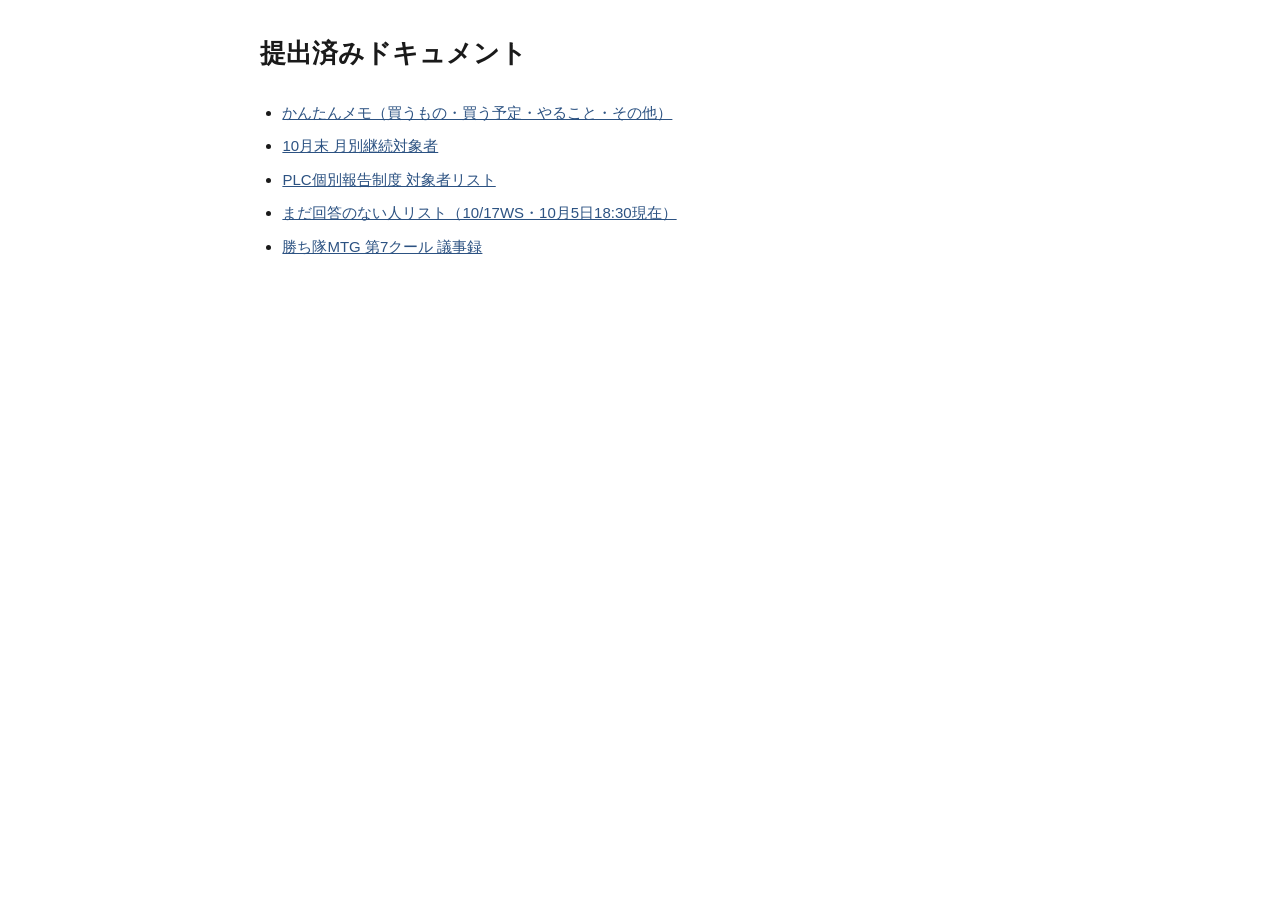
<file: index.html>
<!DOCTYPE html>
<html lang="ja">
<head>
  <meta charset="UTF-8">
  <meta name="viewport" content="width=device-width, initial-scale=1.0">
  <title>提出済みドキュメント</title>
  <style>
    body {
      margin: 0;
      padding: 2rem 1rem;
      font-family: "Hiragino Sans", "Hiragino Kaku Gothic ProN", "Yu Gothic", Meiryo, sans-serif;
      font-size: 15px;
      line-height: 1.7;
      color: #1a1a1a;
      background: #fff;
    }
    .container {
      max-width: 760px;
      margin: 0 auto;
    }
    h1 {
      font-size: 1.6rem;
      margin: 0 0 1.5rem;
    }
    ul {
      padding-left: 1.4rem;
    }
    li {
      margin: 0.5rem 0;
    }
    a {
      color: #2c5282;
    }
  </style>
</head>
<body>
  <div class="container">
    <h1>提出済みドキュメント</h1>
    <ul>
      <li><a href="memo-app/">かんたんメモ（買うもの・買う予定・やること・その他）</a></li>
      <li><a href="提出済み/月別継続対象者.html">10月末 月別継続対象者</a></li>
      <li><a href="提出済み/PLC個別報告制度_対象者リスト.html">PLC個別報告制度 対象者リスト</a></li>
      <li><a href="提出済み/まだ回答のない人リスト_1017WS.html">まだ回答のない人リスト（10/17WS・10月5日18:30現在）</a></li>
      <li><a href="提出済み/勝ち隊MTG_第7クール/">勝ち隊MTG 第7クール 議事録</a></li>
    </ul>
  </div>
</body>
</html>
</file>
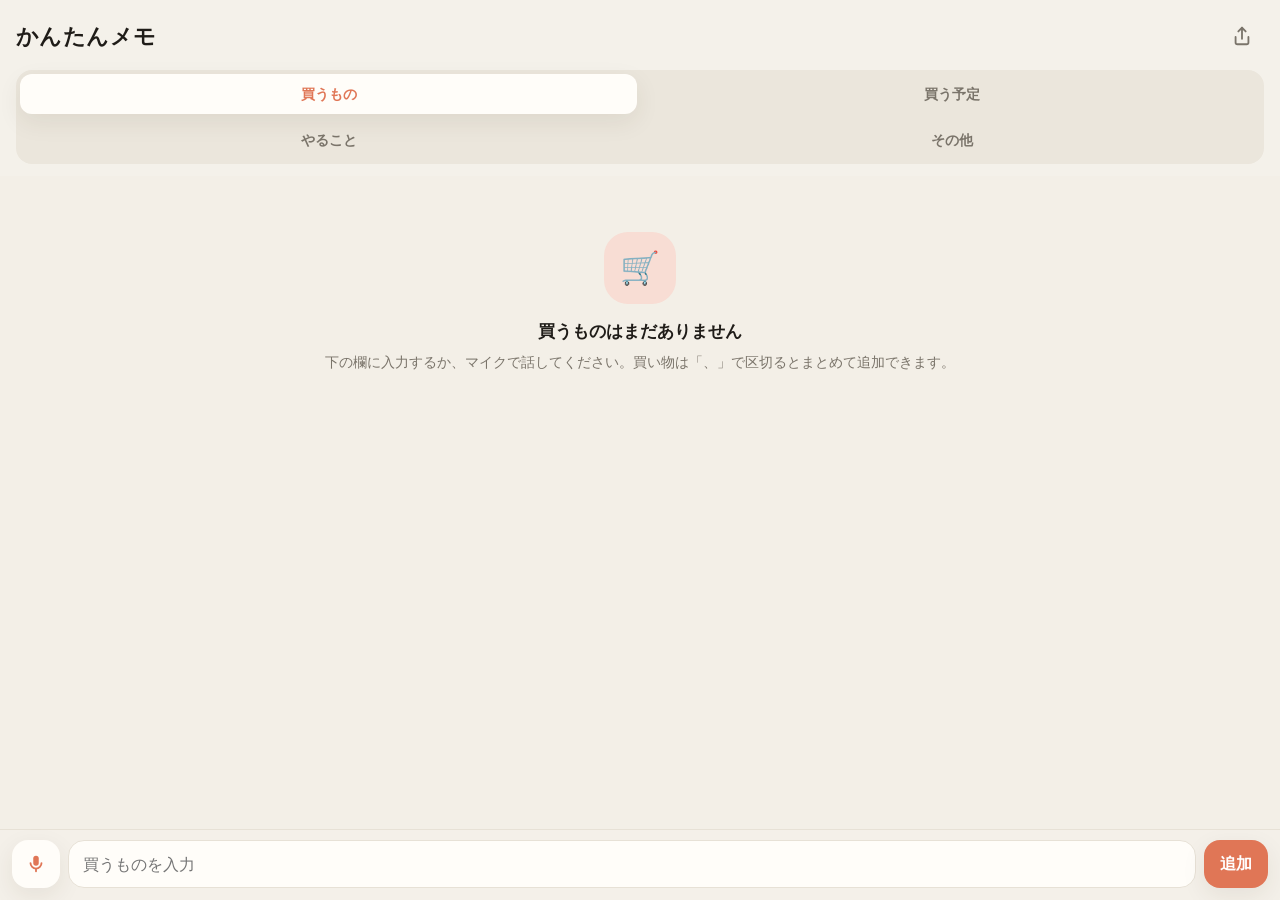
<file: memo-app/index.html>
<!DOCTYPE html>
<html lang="ja">
<head>
  <meta charset="UTF-8">
  <meta name="viewport" content="width=device-width, initial-scale=1, viewport-fit=cover">
  <meta name="theme-color" content="#E07656">
  <meta name="apple-mobile-web-app-capable" content="yes">
  <meta name="apple-mobile-web-app-status-bar-style" content="default">
  <meta name="apple-mobile-web-app-title" content="メモ">
  <meta name="description" content="買うもの・買う予定・やること・その他を、音声または文字でメモするアプリ">
  <title>かんたんメモ</title>
  <link rel="manifest" href="./manifest.json">
  <link rel="apple-touch-icon" href="./icons/apple-touch-icon.png">
  <link rel="icon" type="image/png" href="./icons/icon-192.png">
  <link rel="stylesheet" href="./styles.css">
</head>
<body>
  <div class="app" id="app" data-tab="shopping">
    <header class="header">
      <div class="header-top">
        <h1>かんたんメモ</h1>
        <button type="button" class="icon-btn" id="installHintBtn" aria-label="ホーム画面への追加方法" title="ホーム画面に追加">
          <svg viewBox="0 0 24 24" aria-hidden="true">
            <path d="M12 3v12" fill="none" stroke="currentColor" stroke-width="2" stroke-linecap="round"/>
            <path d="M8 7l4-4 4 4" fill="none" stroke="currentColor" stroke-width="2" stroke-linecap="round" stroke-linejoin="round"/>
            <path d="M5 13v6a2 2 0 0 0 2 2h10a2 2 0 0 0 2-2v-6" fill="none" stroke="currentColor" stroke-width="2" stroke-linecap="round"/>
          </svg>
        </button>
      </div>
      <nav class="tabs" role="tablist" aria-label="メモの種類">
        <button type="button" class="tab is-active" role="tab" aria-selected="true" data-tab="shopping">買うもの</button>
        <button type="button" class="tab" role="tab" aria-selected="false" data-tab="planned">買う予定</button>
        <button type="button" class="tab" role="tab" aria-selected="false" data-tab="todo">やること</button>
        <button type="button" class="tab" role="tab" aria-selected="false" data-tab="other">その他</button>
      </nav>
    </header>

    <main class="main" id="list" aria-live="polite"></main>

    <footer class="composer">
      <div class="remind-bar" id="remindBar" hidden>
        <button type="button" class="remind-chip" id="remindChip">
          <span class="remind-chip-icon" aria-hidden="true">🔔</span>
          <span id="remindChipLabel">リマインドを付ける</span>
        </button>
        <button type="button" class="remind-clear" id="remindClear" hidden aria-label="リマインドをやめる">×</button>
      </div>
      <div class="planned-bar" id="plannedBar" hidden>
        <div class="when-row" id="whenRow">
          <button type="button" class="when-btn" data-when="asap">なる早</button>
          <button type="button" class="when-btn is-on" data-when="someday">いつか</button>
          <button type="button" class="when-btn" data-when="date">日付</button>
        </div>
        <input id="plannedDate" type="date" form="addForm" hidden>
        <label class="amount-field" for="amountInput">
          <span aria-hidden="true">¥</span>
          <input id="amountInput" form="addForm" type="text" inputmode="numeric" enterkeyhint="done" autocomplete="off" maxlength="12" placeholder="金額">
        </label>
      </div>
      <form class="input-row" id="addForm">
        <button type="button" class="mic-btn" id="micBtn" aria-label="音声で入力">
          <svg viewBox="0 0 24 24" aria-hidden="true">
            <rect x="9" y="3" width="6" height="11" rx="3" fill="currentColor"/>
            <path d="M6 11a6 6 0 0 0 12 0" fill="none" stroke="currentColor" stroke-width="2" stroke-linecap="round"/>
            <path d="M12 17v3" fill="none" stroke="currentColor" stroke-width="2" stroke-linecap="round"/>
          </svg>
        </button>
        <input
          id="textInput"
          type="text"
          enterkeyhint="done"
          autocomplete="off"
          autocapitalize="off"
          maxlength="200"
          placeholder="メモを入力"
        >
        <button type="submit" class="add-btn" id="addBtn">追加</button>
      </form>
    </footer>
  </div>

  <div class="overlay" id="listenOverlay" hidden>
    <div class="listen-card">
      <div class="listen-pulse" aria-hidden="true"></div>
      <p class="listen-title">聞いています…</p>
      <p class="listen-text" id="listenText">話してください</p>
      <button type="button" class="ghost-btn" id="listenCancel">キャンセル</button>
    </div>
  </div>

  <div class="overlay" id="sheetOverlay" hidden>
    <div class="sheet" role="dialog" aria-labelledby="sheetTitle">
      <h2 id="sheetTitle">リマインド</h2>
      <p class="sheet-item" id="sheetItemText"></p>
      <div class="quick-row">
        <button type="button" class="quick-btn" data-quick="1h">1時間後</button>
        <button type="button" class="quick-btn" data-quick="tonight">今夜 20:00</button>
        <button type="button" class="quick-btn" data-quick="tomorrow">明日 9:00</button>
      </div>
      <label class="dt-label" for="sheetDateTime">日時を指定</label>
      <input id="sheetDateTime" type="datetime-local">
      <div class="sheet-actions">
        <button type="button" class="ghost-btn" id="sheetRemove">解除</button>
        <button type="button" class="ghost-btn" id="sheetCancel">閉じる</button>
        <button type="button" class="primary-btn" id="sheetSave">設定</button>
      </div>
    </div>
  </div>

  <div class="overlay" id="plannedOverlay" hidden>
    <div class="sheet" role="dialog" aria-labelledby="plannedSheetTitle">
      <h2 id="plannedSheetTitle">買う予定を編集</h2>
      <p class="sheet-item" id="plannedItemText"></p>
      <p class="dt-label">金額</p>
      <label class="amount-field" for="plannedEditAmount">
        <span aria-hidden="true">¥</span>
        <input id="plannedEditAmount" type="text" inputmode="numeric" enterkeyhint="done" autocomplete="off" maxlength="12" placeholder="金額">
      </label>
      <p class="dt-label">いつごろ買うか</p>
      <div class="when-row" id="plannedEditWhen">
        <button type="button" class="when-btn" data-when="asap">なる早</button>
        <button type="button" class="when-btn" data-when="someday">いつか</button>
        <button type="button" class="when-btn" data-when="date">日付</button>
      </div>
      <input id="plannedEditDate" type="date">
      <div class="sheet-actions">
        <button type="button" class="ghost-btn" id="plannedEditCancel">閉じる</button>
        <button type="button" class="primary-btn" id="plannedEditSave">保存</button>
      </div>
    </div>
  </div>

  <div class="overlay" id="installOverlay" hidden>
    <div class="sheet" role="dialog" aria-labelledby="installTitle">
      <h2 id="installTitle">ホーム画面に追加</h2>
      <p class="install-lead">スマホのアプリのように使えます。やることの通知も届きやすくなります。</p>
      <ol class="install-steps">
        <li><strong>iPhone</strong>：Safari の共有ボタン → 「ホーム画面に追加」</li>
        <li><strong>Android</strong>：Chrome のメニュー → 「ホーム画面に追加」</li>
      </ol>
      <div class="sheet-actions">
        <button type="button" class="primary-btn" id="installClose">わかった</button>
      </div>
    </div>
  </div>

  <div class="toast" id="toast" hidden></div>
  <script src="./app.js"></script>
</body>
</html>
</file>
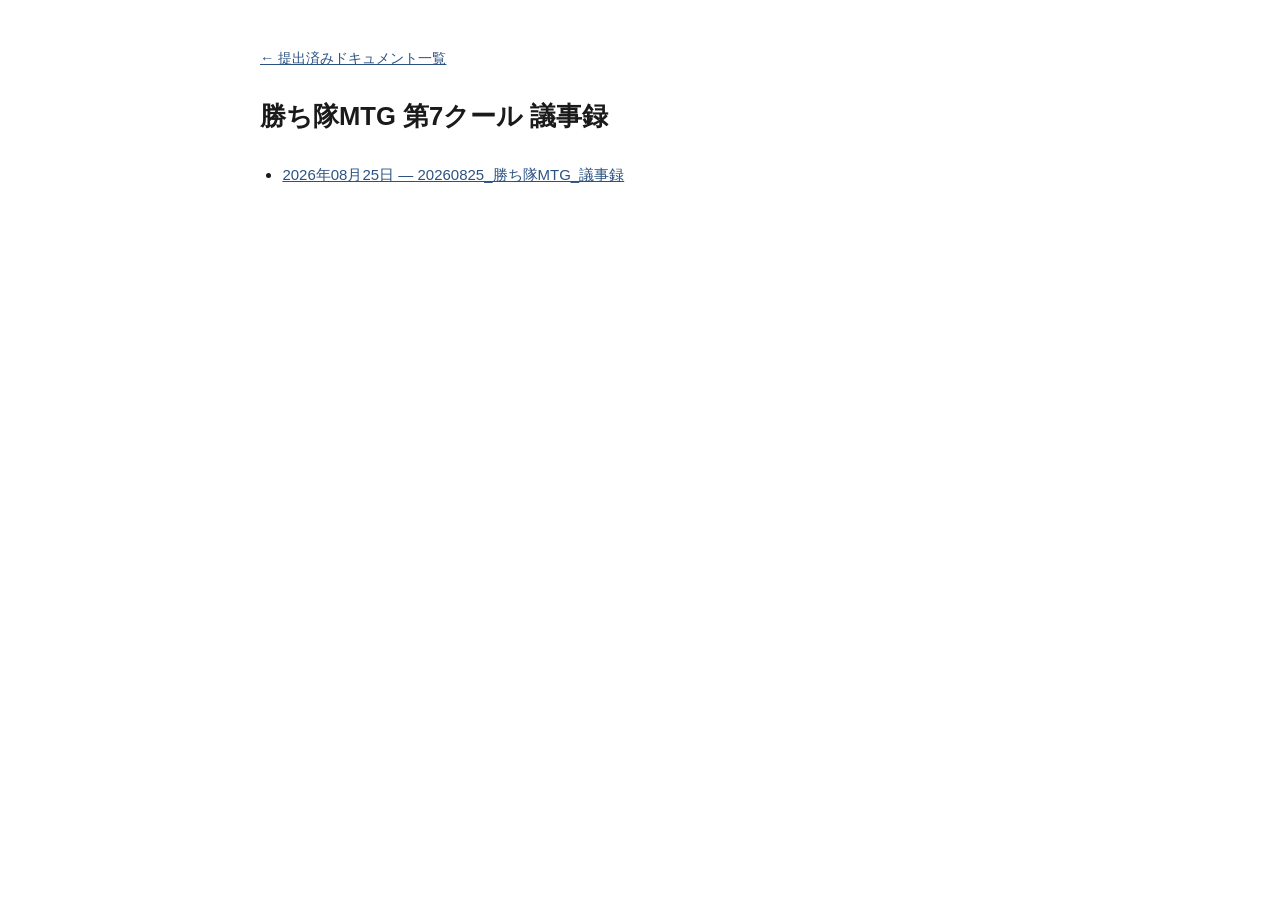
<file: 提出済み/勝ち隊MTG_第7クール/index.html>
<!DOCTYPE html>
<html lang="ja">
<head>
  <meta charset="UTF-8">
  <meta name="viewport" content="width=device-width, initial-scale=1.0">
  <meta name="robots" content="noindex, nofollow">
  <title>勝ち隊MTG 第7クール 議事録</title>
  <style>
    body {
      margin: 0;
      padding: 2rem 1rem;
      font-family: "Hiragino Sans", "Hiragino Kaku Gothic ProN", "Yu Gothic", Meiryo, sans-serif;
      font-size: 15px;
      line-height: 1.7;
      color: #1a1a1a;
      background: #fff;
    }
    .container {
      max-width: 760px;
      margin: 0 auto;
    }
    h1 {
      font-size: 1.6rem;
      margin: 0 0 1.5rem;
    }
    ul {
      padding-left: 1.4rem;
    }
    li {
      margin: 0.5rem 0;
    }
    a {
      color: #2c5282;
    }
    .back {
      margin-bottom: 1.5rem;
      font-size: 0.9rem;
    }
  </style>
</head>
<body>
  <div class="container">
    <p class="back"><a href="../../index.html">← 提出済みドキュメント一覧</a></p>
    <h1>勝ち隊MTG 第7クール 議事録</h1>
    <ul>
      <li><a href="20260825.html">2026年08月25日 — 20260825_勝ち隊MTG_議事録</a></li>
    </ul>
  </div>
</body>
</html>
</file>
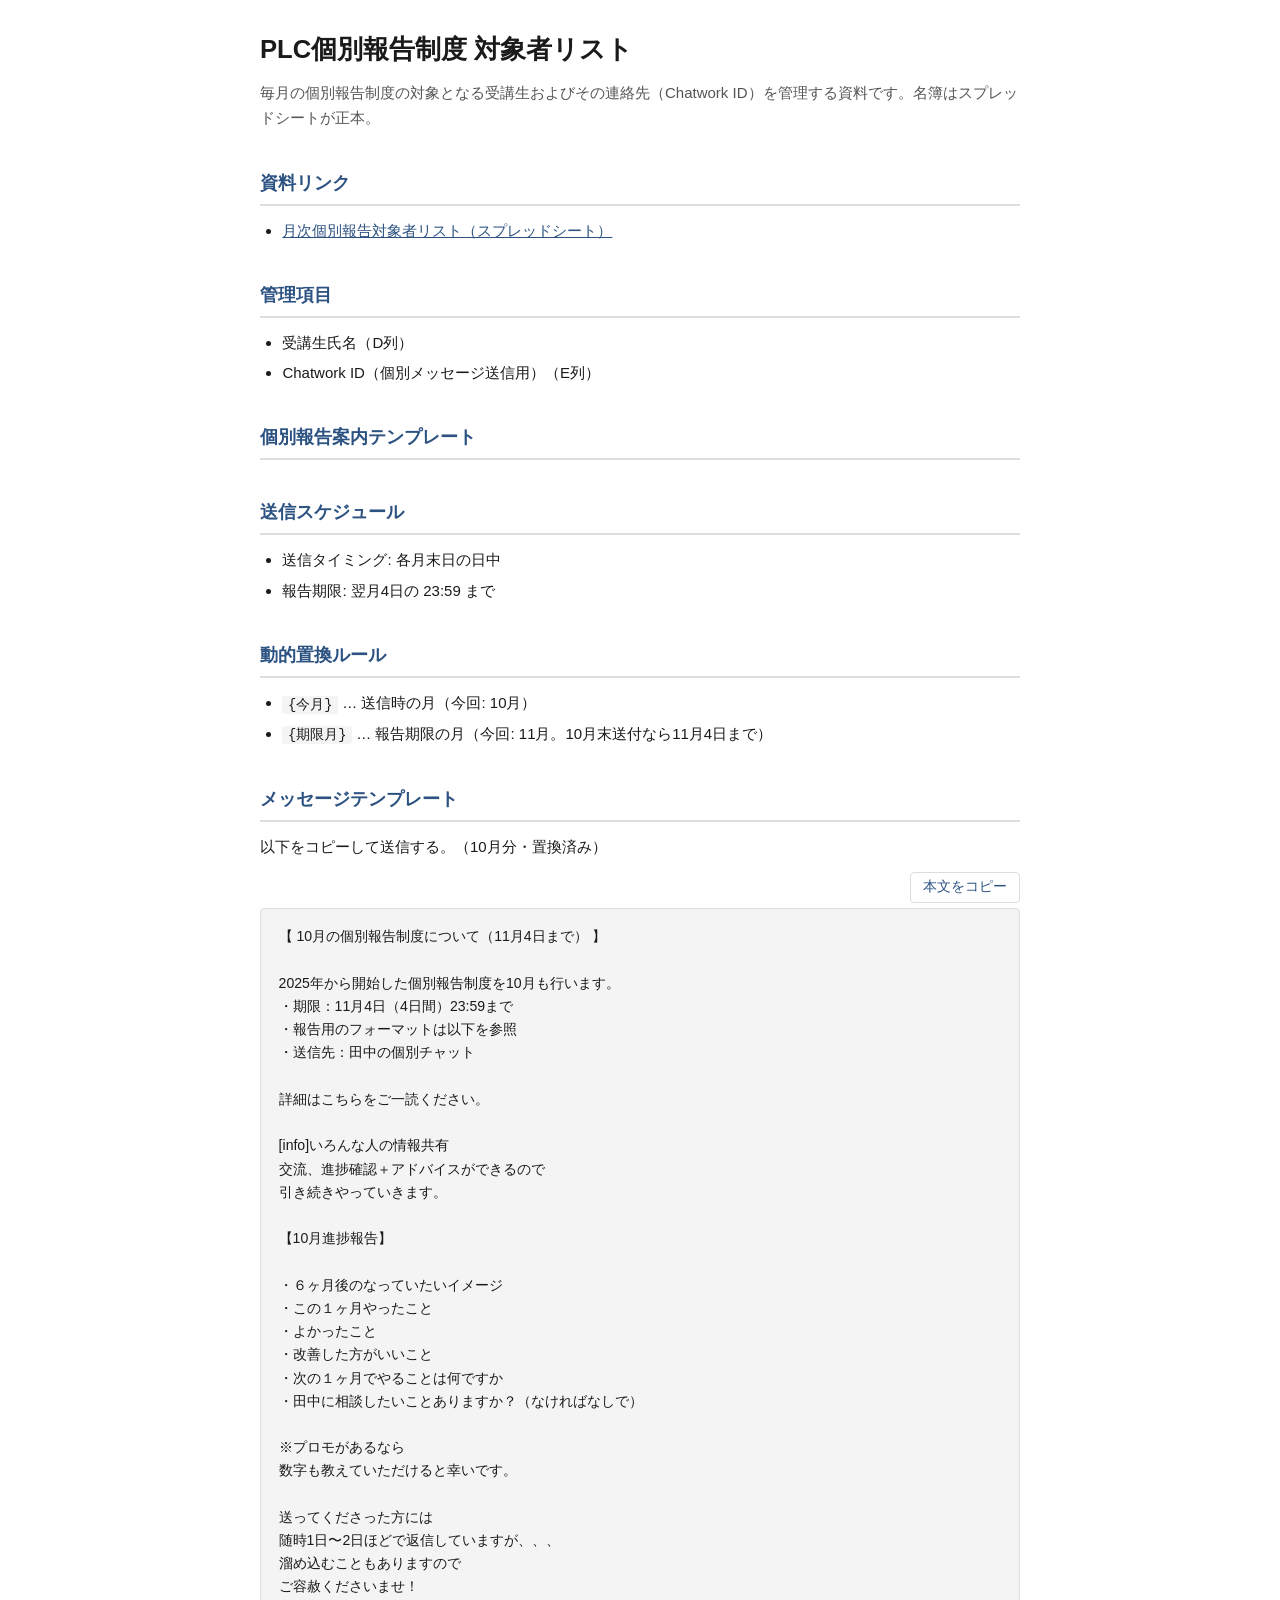
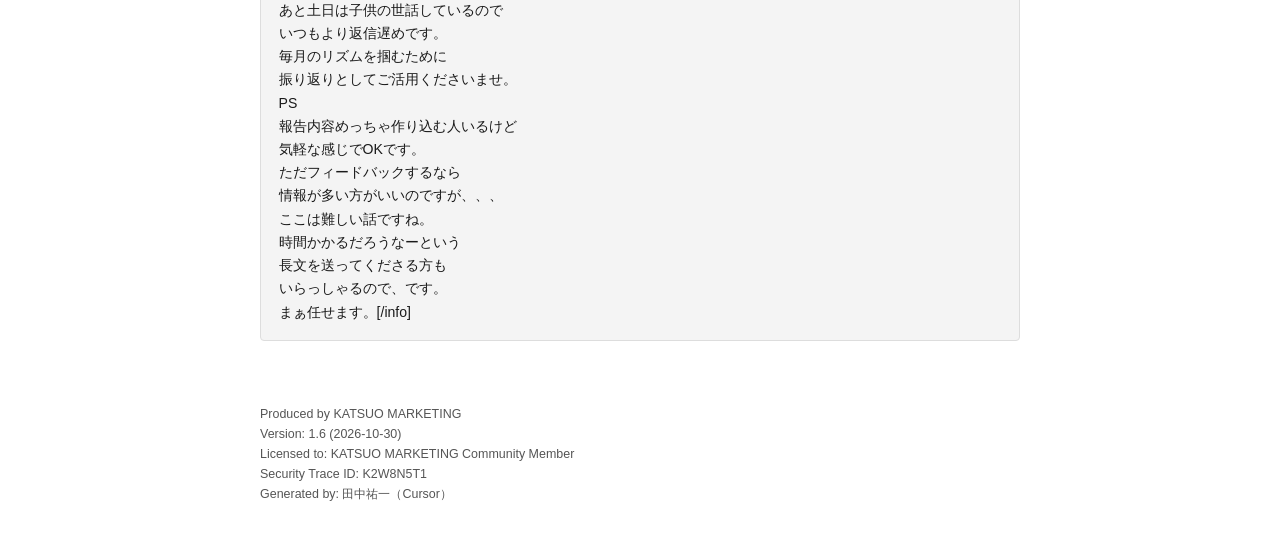
<file: 提出済み/PLC個別報告制度_対象者リスト.html>
<!DOCTYPE html>
<html lang="ja">
<head>
  <meta charset="UTF-8">
  <meta name="viewport" content="width=device-width, initial-scale=1.0">
  <meta name="robots" content="noindex, nofollow">
  <title>PLC個別報告制度 対象者リスト</title>
  <style>
    :root {
      --text: #1a1a1a;
      --muted: #555;
      --border: #ddd;
      --bg: #fafafa;
      --accent: #2c5282;
      --accent-hover: #1a365d;
      --code-bg: #f4f4f4;
    }

    * { box-sizing: border-box; }

    body {
      margin: 0;
      padding: 2rem 1rem 3rem;
      font-family: "Hiragino Sans", "Hiragino Kaku Gothic ProN", "Yu Gothic", Meiryo, sans-serif;
      font-size: 15px;
      line-height: 1.7;
      color: var(--text);
      background: #fff;
    }

    .container {
      max-width: 760px;
      margin: 0 auto;
    }

    h1 {
      font-size: 1.6rem;
      margin: 0 0 0.75rem;
      line-height: 1.4;
    }

    h2 {
      font-size: 1.15rem;
      margin: 2.25rem 0 0.75rem;
      padding-bottom: 0.35rem;
      border-bottom: 2px solid var(--border);
      color: var(--accent);
    }

    p { margin: 0.5rem 0; }

    ul {
      margin: 0.5rem 0;
      padding-left: 1.4rem;
    }

    li { margin: 0.25rem 0; }

    a { color: var(--accent); }

    code {
      background: var(--code-bg);
      padding: 0.1rem 0.35rem;
      border-radius: 3px;
      font-size: 0.92em;
    }

    .lead {
      color: var(--muted);
      margin-bottom: 1.5rem;
    }

    .schedule-list li {
      margin: 0.35rem 0;
    }

    .template-wrap {
      margin: 0.75rem 0 1rem;
    }

    .template-toolbar {
      display: flex;
      justify-content: flex-end;
      margin-bottom: 0.35rem;
    }

    .copy-btn {
      appearance: none;
      border: 1px solid var(--border);
      background: #fff;
      color: var(--accent);
      font-size: 0.85rem;
      padding: 0.35rem 0.75rem;
      border-radius: 4px;
      cursor: pointer;
    }

    .copy-btn:hover {
      border-color: var(--accent);
      color: var(--accent-hover);
    }

    .copy-btn.copied {
      color: #276749;
      border-color: #9ae6b4;
      background: #f0fff4;
    }

    .template-block {
      background: var(--code-bg);
      border: 1px solid var(--border);
      border-radius: 4px;
      padding: 1rem 1.1rem;
      font-size: 0.88rem;
      line-height: 1.65;
      white-space: pre-wrap;
      word-break: break-word;
      overflow-x: auto;
    }

    .meta {
      margin-top: 3rem;
      padding-top: 1rem;
      font-size: 0.78rem;
      color: var(--muted);
      line-height: 1.6;
    }

    @media (max-width: 600px) {
      body { padding: 1.25rem 0.75rem 2rem; }
    }
  </style>
</head>
<body>
  <div class="container">
    <h1>PLC個別報告制度 対象者リスト</h1>
    <p class="lead">毎月の個別報告制度の対象となる受講生およびその連絡先（Chatwork ID）を管理する資料です。名簿はスプレッドシートが正本。</p>

    <h2>資料リンク</h2>
    <ul>
      <li><a href="https://docs.google.com/spreadsheets/d/1lRs3UuAnHOMv3fajl1opc0XC3Fh9GloGrffMXin7wsU/edit?gid=1491181064#gid=1491181064" target="_blank" rel="noopener">月次個別報告対象者リスト（スプレッドシート）</a></li>
    </ul>

    <h2>管理項目</h2>
    <ul>
      <li>受講生氏名（D列）</li>
      <li>Chatwork ID（個別メッセージ送信用）（E列）</li>
    </ul>

    <h2>個別報告案内テンプレート</h2>

    <h2>送信スケジュール</h2>
    <ul class="schedule-list">
      <li>送信タイミング: 各月末日の日中</li>
      <li>報告期限: 翌月4日の 23:59 まで</li>
    </ul>

    <h2>動的置換ルール</h2>
    <ul>
      <li><code>{今月}</code> … 送信時の月（今回: 10月）</li>
      <li><code>{期限月}</code> … 報告期限の月（今回: 11月。10月末送付なら11月4日まで）</li>
    </ul>

    <h2>メッセージテンプレート</h2>
    <p>以下をコピーして送信する。（10月分・置換済み）</p>
    <div class="template-wrap">
      <div class="template-toolbar">
        <button type="button" class="copy-btn" data-copy-target="template-message">本文をコピー</button>
      </div>
      <div class="template-block" id="template-message">【 10月の個別報告制度について（11月4日まで） 】

2025年から開始した個別報告制度を10月も行います。
・期限：11月4日（4日間）23:59まで
・報告用のフォーマットは以下を参照
・送信先：田中の個別チャット

詳細はこちらをご一読ください。

[info]いろんな人の情報共有
交流、進捗確認＋アドバイスができるので
引き続きやっていきます。

【10月進捗報告】

・６ヶ月後のなっていたいイメージ
・この１ヶ月やったこと
・よかったこと
・改善した方がいいこと
・次の１ヶ月でやることは何ですか
・田中に相談したいことありますか？（なければなしで）

※プロモがあるなら
数字も教えていただけると幸いです。

送ってくださった方には
随時1日〜2日ほどで返信していますが、、、
溜め込むこともありますので
ご容赦くださいませ！
あと土日は子供の世話しているので
いつもより返信遅めです。
毎月のリズムを掴むために
振り返りとしてご活用くださいませ。
PS
報告内容めっちゃ作り込む人いるけど
気軽な感じでOKです。
ただフィードバックするなら
情報が多い方がいいのですが、、、
ここは難しい話ですね。
時間かかるだろうなーという
長文を送ってくださる方も
いらっしゃるので、です。
まぁ任せます。[/info]</div>
    </div>

    <div class="meta">
      Produced by KATSUO MARKETING<br>
      Version: 1.6 (2026-10-30)<br>
      Licensed to: KATSUO MARKETING Community Member<br>
      Security Trace ID: K2W8N5T1<br>
      Generated by: 田中祐一（Cursor）
    </div>
  </div>

  <script>
    document.querySelectorAll('.copy-btn').forEach(function (btn) {
      btn.addEventListener('click', async function () {
        var targetId = btn.getAttribute('data-copy-target');
        var el = document.getElementById(targetId);
        if (!el) return;

        var text = el.textContent;
        try {
          await navigator.clipboard.writeText(text);
          var original = btn.textContent;
          btn.textContent = 'コピーしました';
          btn.classList.add('copied');
          setTimeout(function () {
            btn.textContent = original;
            btn.classList.remove('copied');
          }, 1800);
        } catch (err) {
          window.prompt('コピーできない場合は手動で選択してください', text);
        }
      });
    });
  </script>
</body>
</html>
</file>
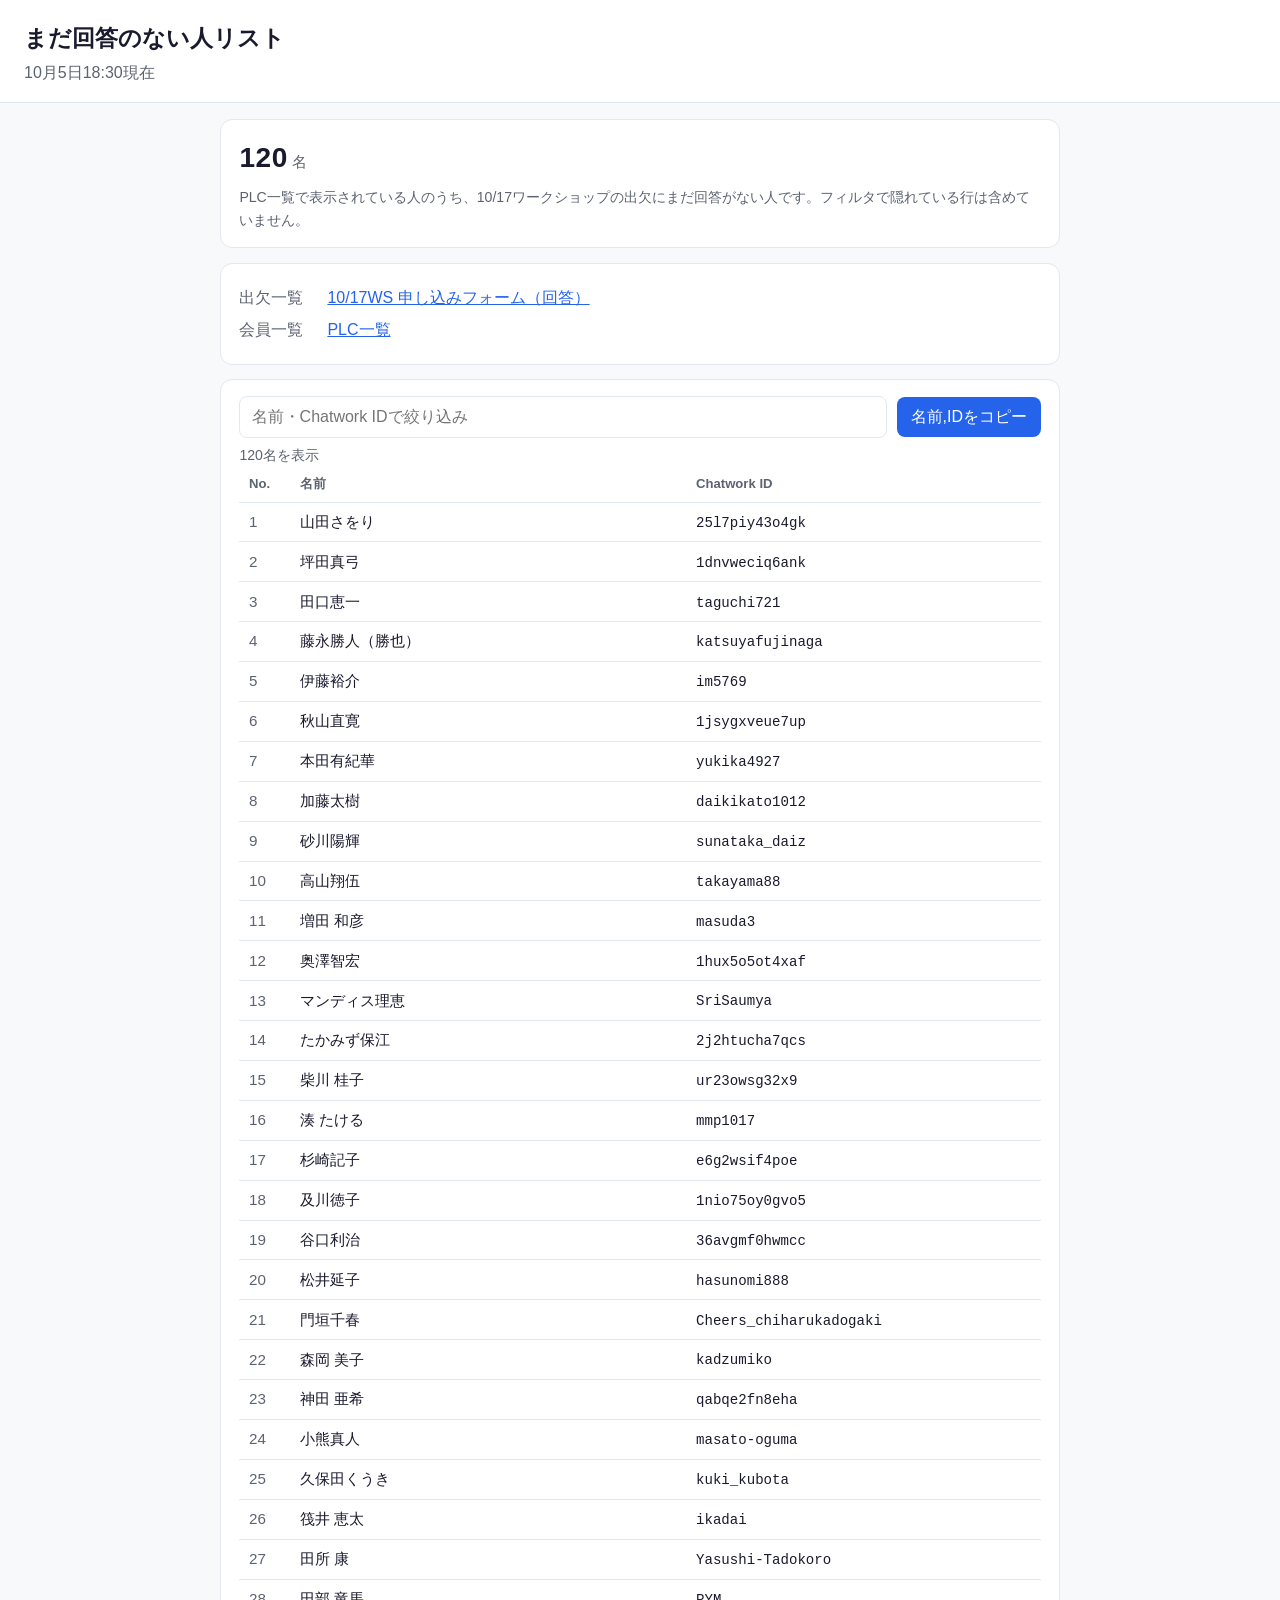
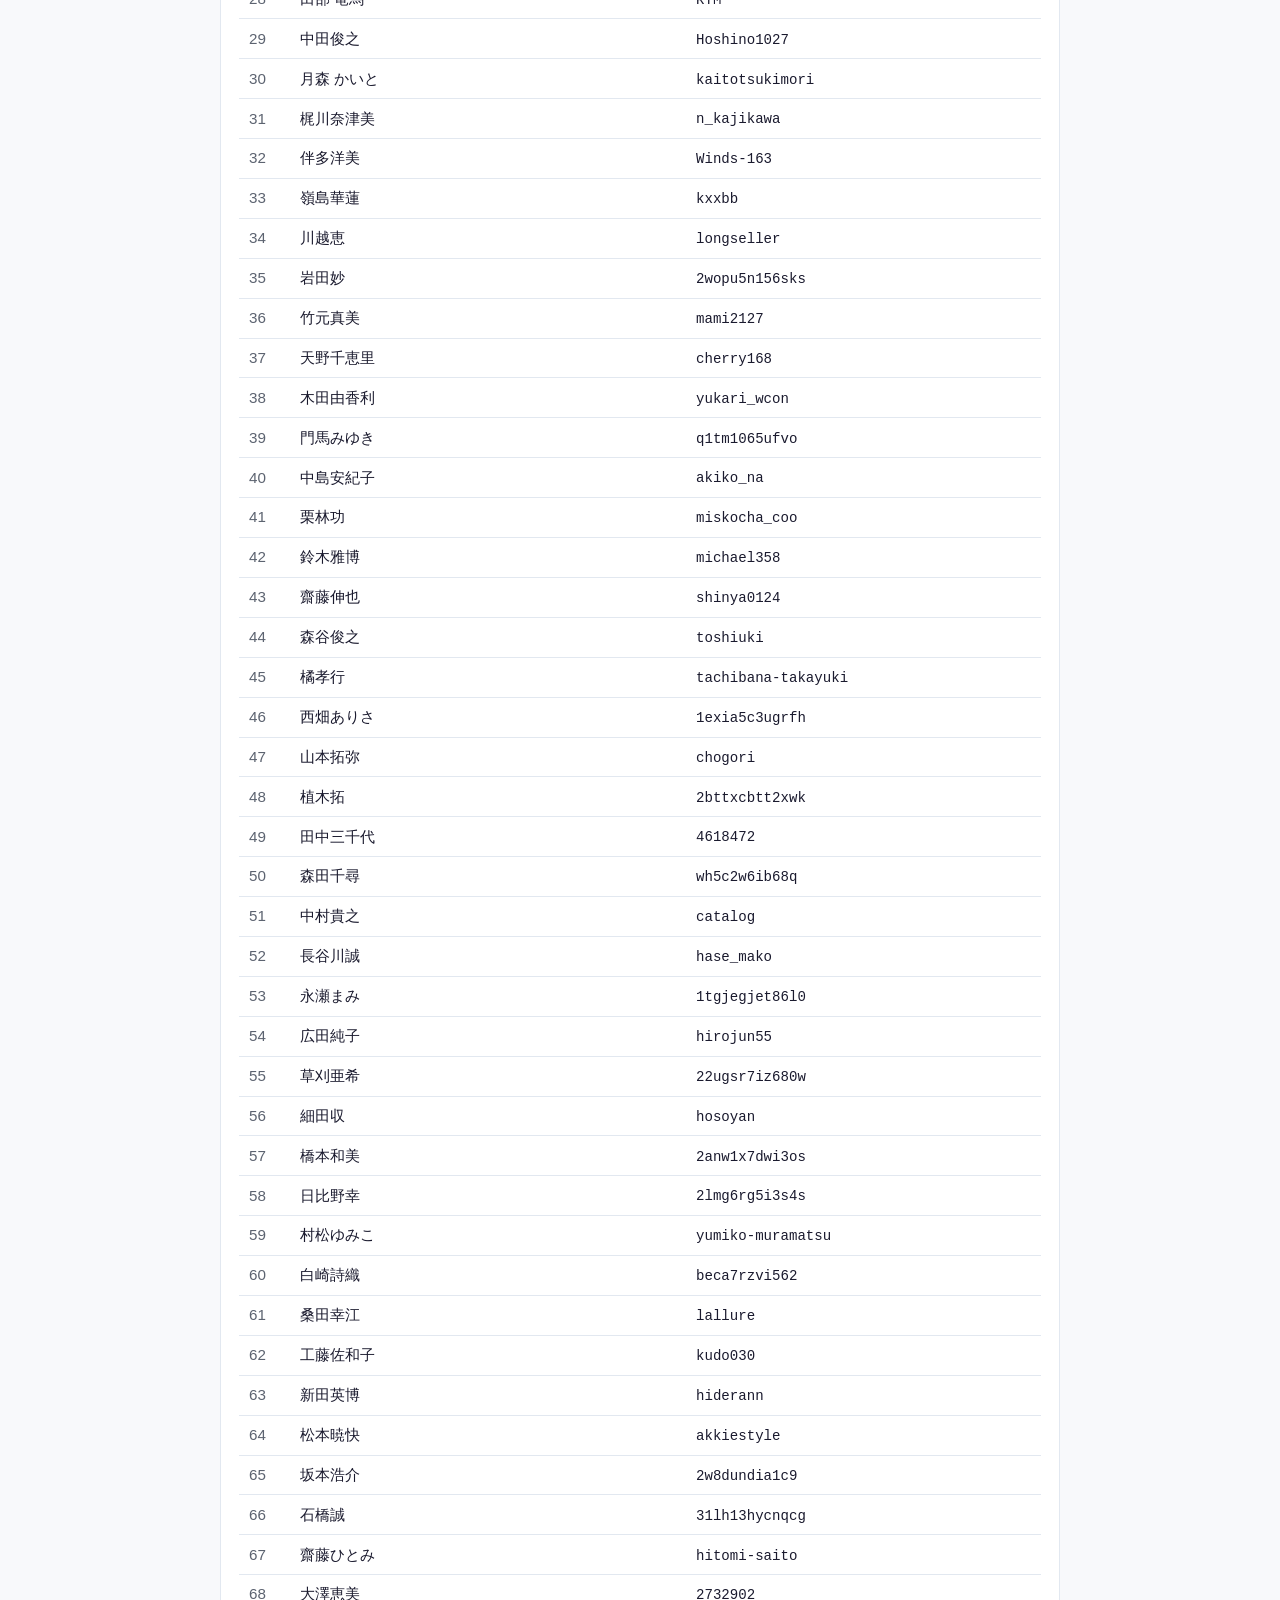
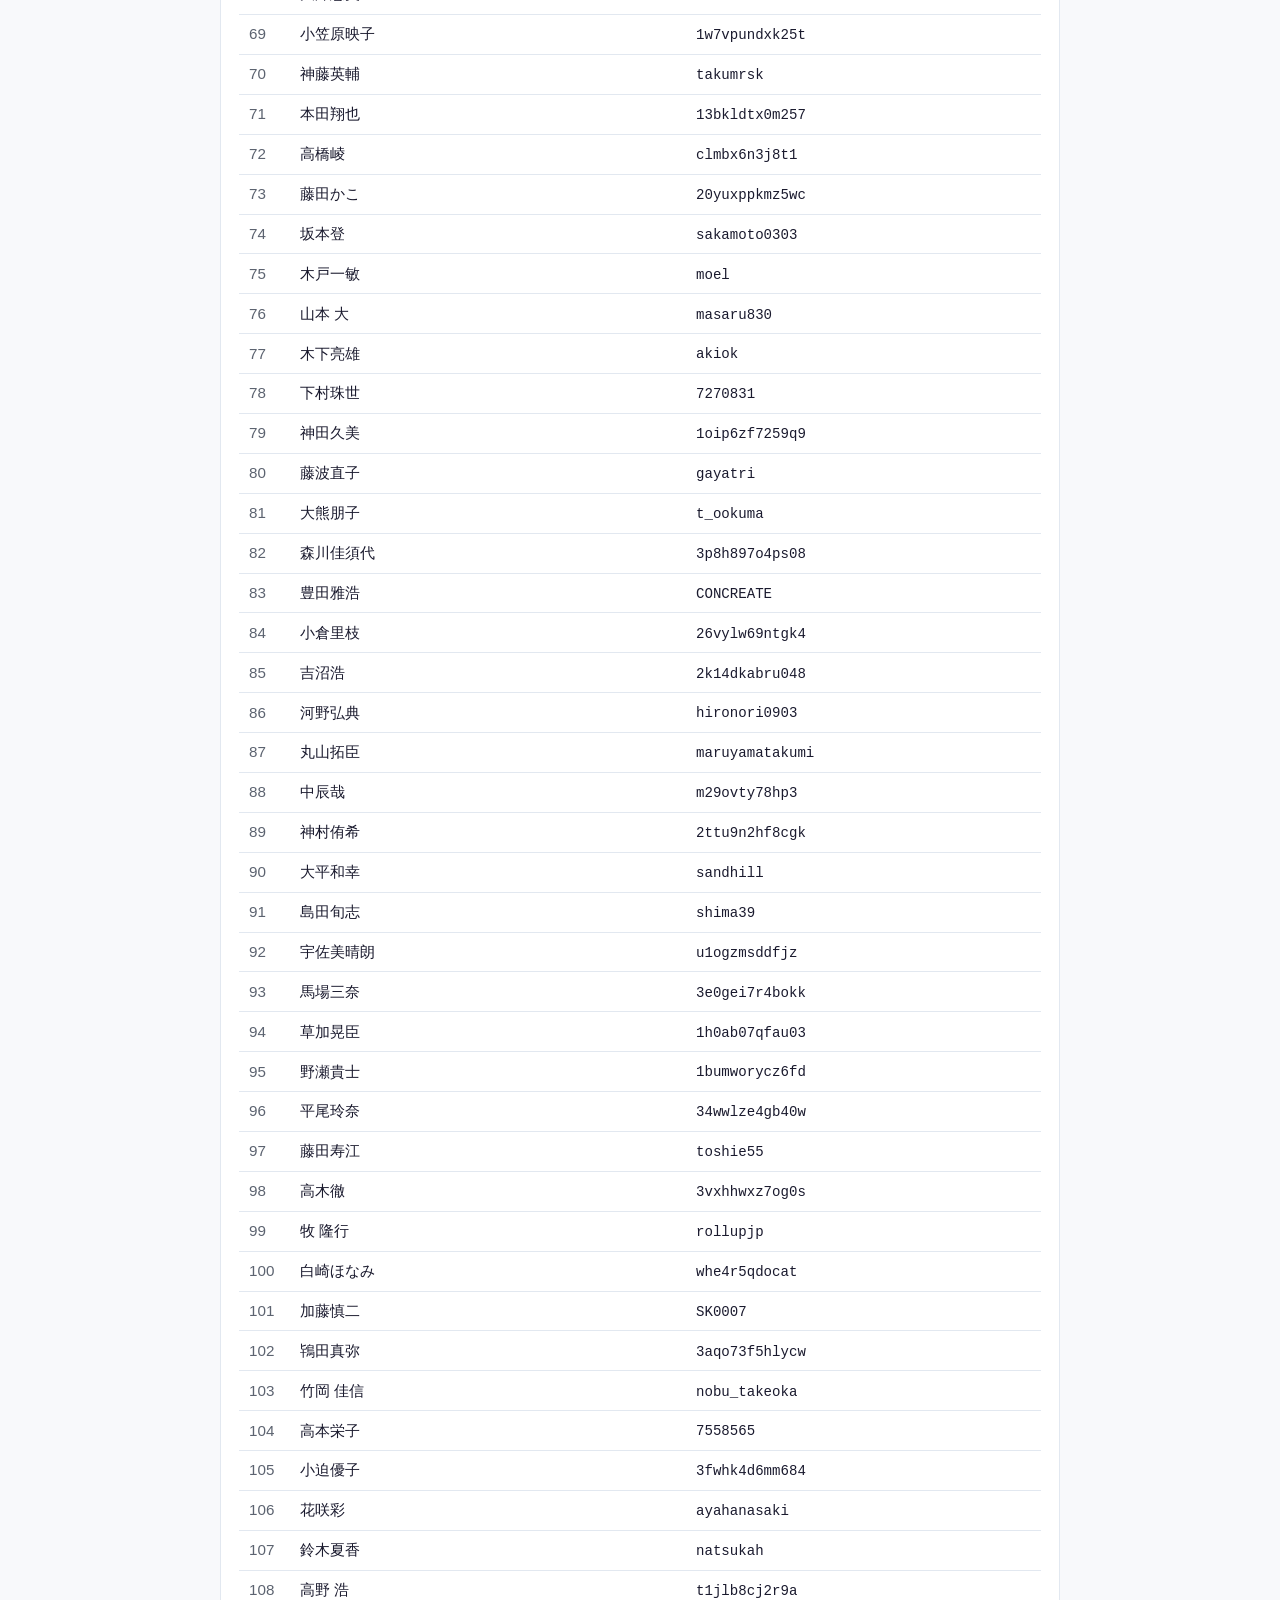
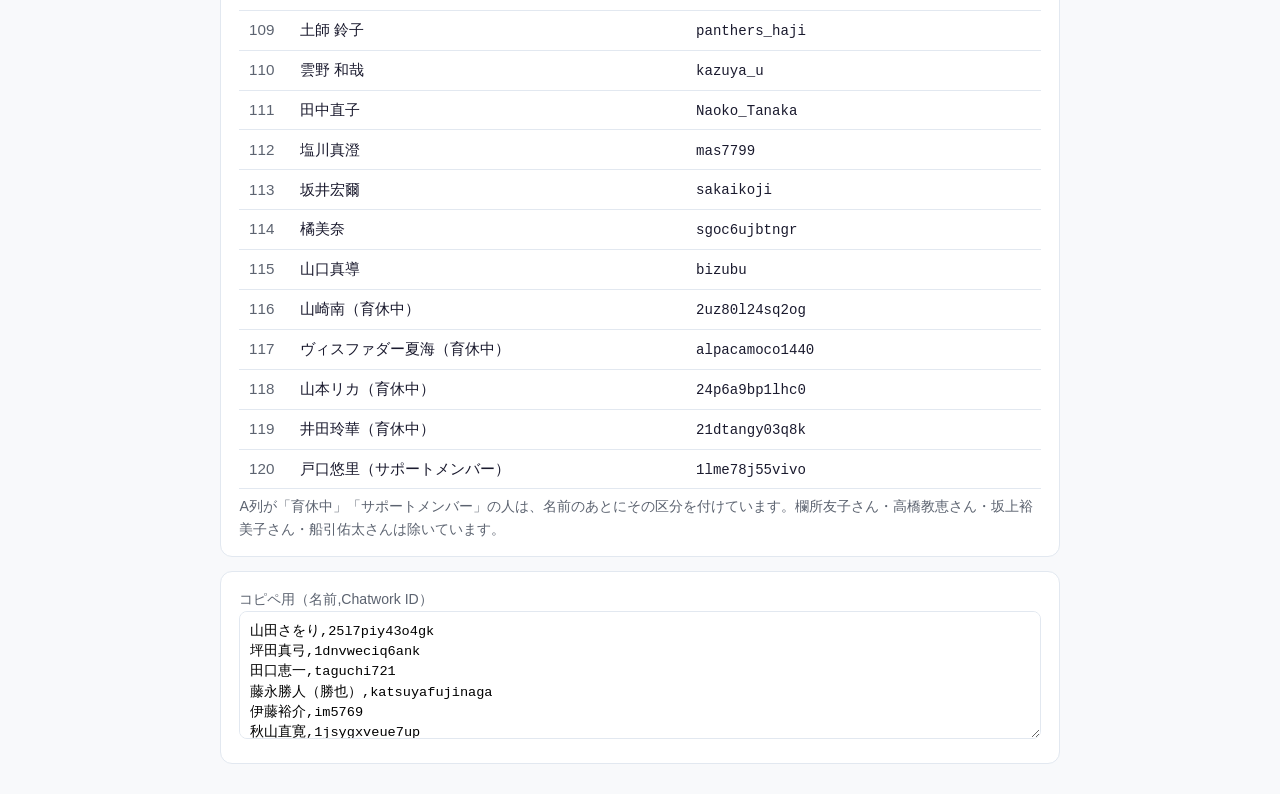
<file: 提出済み/まだ回答のない人リスト_1017WS.html>
<!DOCTYPE html>
<html lang="ja">
<head>
  <meta charset="UTF-8" />
  <meta name="viewport" content="width=device-width, initial-scale=1" />
  <meta name="robots" content="noindex, nofollow">
  <title>まだ回答のない人リスト（10月5日18:30現在）</title>
  <style>
    :root {
      --bg: #f8f9fb;
      --card: #fff;
      --text: #1a1a2e;
      --muted: #5c6370;
      --accent: #2563eb;
      --border: #e2e8f0;
      --high: #dc2626;
    }
    * { box-sizing: border-box; }
    body {
      margin: 0;
      font-family: "Hiragino Sans", "Hiragino Kaku Gothic ProN", "Noto Sans JP", sans-serif;
      background: var(--bg);
      color: var(--text);
      line-height: 1.6;
    }
    header {
      background: var(--card);
      border-bottom: 1px solid var(--border);
      padding: 1.25rem 1.5rem 1rem;
    }
    h1 { margin: 0 0 0.2rem; font-size: 1.45rem; font-weight: 700; }
    .asof { margin: 0; color: var(--muted); font-size: 1rem; }
    main {
      max-width: 880px;
      margin: 0 auto;
      padding: 1rem 1.25rem 2.5rem;
    }
    .card {
      background: var(--card);
      border: 1px solid var(--border);
      border-radius: 12px;
      padding: 1rem 1.15rem;
      margin-bottom: 0.9rem;
    }
    .count {
      font-size: 1.75rem;
      font-weight: 700;
      letter-spacing: 0.02em;
    }
    .count span { font-size: 0.95rem; font-weight: 500; color: var(--muted); margin-left: 0.25rem; }
    a { color: var(--accent); }
    .links p { margin: 0.35rem 0; }
    .links .label { display: inline-block; min-width: 5.5em; color: var(--muted); }
    .toolbar {
      display: flex;
      gap: 0.6rem;
      align-items: center;
      flex-wrap: wrap;
    }
    input[type="search"] {
      flex: 1;
      min-width: 12rem;
      font: inherit;
      padding: 0.45rem 0.7rem;
      border: 1px solid var(--border);
      border-radius: 8px;
    }
    button {
      font: inherit;
      background: var(--accent);
      color: #fff;
      border: 0;
      border-radius: 8px;
      padding: 0.45rem 0.85rem;
      cursor: pointer;
    }
    button.secondary { background: #fff; color: var(--text); border: 1px solid var(--border); }
    table {
      width: 100%;
      border-collapse: collapse;
      font-size: 0.95rem;
    }
    th, td {
      text-align: left;
      padding: 0.45rem 0.6rem;
      border-bottom: 1px solid var(--border);
      vertical-align: middle;
    }
    th { color: var(--muted); font-weight: 600; font-size: 0.82rem; }
    td.num { width: 3.2rem; color: var(--muted); font-variant-numeric: tabular-nums; }
    code {
      font-family: ui-monospace, SFMono-Regular, Menlo, monospace;
      font-size: 0.88rem;
    }
    tr.missing td, td.missing { color: var(--high); }
    .note { color: var(--muted); font-size: 0.88rem; margin: 0.35rem 0 0; }
    textarea {
      width: 100%;
      min-height: 8rem;
      font: 0.85rem/1.5 ui-monospace, SFMono-Regular, Menlo, monospace;
      border: 1px solid var(--border);
      border-radius: 8px;
      padding: 0.6rem;
      resize: vertical;
    }
    @media print {
      body { background: #fff; }
      header, .card { border: 0; box-shadow: none; }
      .toolbar, textarea, button, .note-screen { display: none; }
      main { max-width: none; padding: 0; }
    }
  </style>
</head>
<body>
  <header>
    <h1>まだ回答のない人リスト</h1>
    <p class="asof">10月5日18:30現在</p>
  </header>
  <main>
    <section class="card">
      <div class="count">120<span>名</span></div>
      <p class="note">PLC一覧で表示されている人のうち、10/17ワークショップの出欠にまだ回答がない人です。フィルタで隠れている行は含めていません。</p>
    </section>
    <section class="card links">
      <p><span class="label">出欠一覧</span><a href="https://docs.google.com/spreadsheets/d/18-SpSZq4yatr01YILrruZB-HkYj6JqBB5gDwKeb5E5Q/edit?resourcekey=&amp;gid=408658295#gid=408658295">10/17WS 申し込みフォーム（回答）</a></p>
      <p><span class="label">会員一覧</span><a href="https://docs.google.com/spreadsheets/d/1lRs3UuAnHOMv3fajl1opc0XC3Fh9GloGrffMXin7wsU/edit?gid=269612367#gid=269612367">PLC一覧</a></p>
    </section>
    <section class="card">
      <div class="toolbar">
        <input type="search" id="q" placeholder="名前・Chatwork IDで絞り込み" aria-label="絞り込み" />
        <button type="button" id="copy">名前,IDをコピー</button>
      </div>
      <p class="note" id="shown">120名を表示</p>
      <table>
        <thead>
          <tr><th>No.</th><th>名前</th><th>Chatwork ID</th></tr>
        </thead>
        <tbody id="list">
<tr data-q="山田さをり 25l7piy43o4gk"><td class="num">1</td><td>山田さをり</td><td><code>25l7piy43o4gk</code></td></tr>
<tr data-q="坪田真弓 1dnvweciq6ank"><td class="num">2</td><td>坪田真弓</td><td><code>1dnvweciq6ank</code></td></tr>
<tr data-q="田口恵一 taguchi721"><td class="num">3</td><td>田口恵一</td><td><code>taguchi721</code></td></tr>
<tr data-q="藤永勝人（勝也） katsuyafujinaga"><td class="num">4</td><td>藤永勝人（勝也）</td><td><code>katsuyafujinaga</code></td></tr>
<tr data-q="伊藤裕介 im5769"><td class="num">5</td><td>伊藤裕介</td><td><code>im5769</code></td></tr>
<tr data-q="秋山直寛 1jsygxveue7up"><td class="num">6</td><td>秋山直寛</td><td><code>1jsygxveue7up</code></td></tr>
<tr data-q="本田有紀華 yukika4927"><td class="num">7</td><td>本田有紀華</td><td><code>yukika4927</code></td></tr>
<tr data-q="加藤太樹 daikikato1012"><td class="num">8</td><td>加藤太樹</td><td><code>daikikato1012</code></td></tr>
<tr data-q="砂川陽輝 sunataka_daiz"><td class="num">9</td><td>砂川陽輝</td><td><code>sunataka_daiz</code></td></tr>
<tr data-q="高山翔伍 takayama88"><td class="num">10</td><td>高山翔伍</td><td><code>takayama88</code></td></tr>
<tr data-q="増田 和彦 masuda3"><td class="num">11</td><td>増田 和彦</td><td><code>masuda3</code></td></tr>
<tr data-q="奥澤智宏 1hux5o5ot4xaf"><td class="num">12</td><td>奥澤智宏</td><td><code>1hux5o5ot4xaf</code></td></tr>
<tr data-q="マンディス理恵 SriSaumya"><td class="num">13</td><td>マンディス理恵</td><td><code>SriSaumya</code></td></tr>
<tr data-q="たかみず保江 2j2htucha7qcs"><td class="num">14</td><td>たかみず保江</td><td><code>2j2htucha7qcs</code></td></tr>
<tr data-q="柴川 桂子 ur23owsg32x9"><td class="num">15</td><td>柴川 桂子</td><td><code>ur23owsg32x9</code></td></tr>
<tr data-q="湊 たける mmp1017"><td class="num">16</td><td>湊 たける</td><td><code>mmp1017</code></td></tr>
<tr data-q="杉崎記子 e6g2wsif4poe"><td class="num">17</td><td>杉崎記子</td><td><code>e6g2wsif4poe</code></td></tr>
<tr data-q="及川徳子 1nio75oy0gvo5"><td class="num">18</td><td>及川徳子</td><td><code>1nio75oy0gvo5</code></td></tr>
<tr data-q="谷口利治 36avgmf0hwmcc"><td class="num">19</td><td>谷口利治</td><td><code>36avgmf0hwmcc</code></td></tr>
<tr data-q="松井延子 hasunomi888"><td class="num">20</td><td>松井延子</td><td><code>hasunomi888</code></td></tr>
<tr data-q="門垣千春 Cheers_chiharukadogaki"><td class="num">21</td><td>門垣千春</td><td><code>Cheers_chiharukadogaki</code></td></tr>
<tr data-q="森岡 美子 kadzumiko"><td class="num">22</td><td>森岡 美子</td><td><code>kadzumiko</code></td></tr>
<tr data-q="神田 亜希 qabqe2fn8eha"><td class="num">23</td><td>神田 亜希</td><td><code>qabqe2fn8eha</code></td></tr>
<tr data-q="小熊真人 masato-oguma"><td class="num">24</td><td>小熊真人</td><td><code>masato-oguma</code></td></tr>
<tr data-q="久保田くうき kuki_kubota"><td class="num">25</td><td>久保田くうき</td><td><code>kuki_kubota</code></td></tr>
<tr data-q="筏井 恵太 ikadai"><td class="num">26</td><td>筏井 恵太</td><td><code>ikadai</code></td></tr>
<tr data-q="田所 康 Yasushi-Tadokoro"><td class="num">27</td><td>田所 康</td><td><code>Yasushi-Tadokoro</code></td></tr>
<tr data-q="田部 竜馬 RYM"><td class="num">28</td><td>田部 竜馬</td><td><code>RYM</code></td></tr>
<tr data-q="中田俊之 Hoshino1027"><td class="num">29</td><td>中田俊之</td><td><code>Hoshino1027</code></td></tr>
<tr data-q="月森 かいと kaitotsukimori"><td class="num">30</td><td>月森 かいと</td><td><code>kaitotsukimori</code></td></tr>
<tr data-q="梶川奈津美 n_kajikawa"><td class="num">31</td><td>梶川奈津美</td><td><code>n_kajikawa</code></td></tr>
<tr data-q="伴多洋美 Winds-163"><td class="num">32</td><td>伴多洋美</td><td><code>Winds-163</code></td></tr>
<tr data-q="嶺島華蓮 kxxbb"><td class="num">33</td><td>嶺島華蓮</td><td><code>kxxbb</code></td></tr>
<tr data-q="川越恵 longseller"><td class="num">34</td><td>川越恵</td><td><code>longseller</code></td></tr>
<tr data-q="岩田妙 2wopu5n156sks"><td class="num">35</td><td>岩田妙</td><td><code>2wopu5n156sks</code></td></tr>
<tr data-q="竹元真美 mami2127"><td class="num">36</td><td>竹元真美</td><td><code>mami2127</code></td></tr>
<tr data-q="天野千恵里 cherry168"><td class="num">37</td><td>天野千恵里</td><td><code>cherry168</code></td></tr>
<tr data-q="木田由香利 yukari_wcon"><td class="num">38</td><td>木田由香利</td><td><code>yukari_wcon</code></td></tr>
<tr data-q="門馬みゆき q1tm1065ufvo"><td class="num">39</td><td>門馬みゆき</td><td><code>q1tm1065ufvo</code></td></tr>
<tr data-q="中島安紀子 akiko_na"><td class="num">40</td><td>中島安紀子</td><td><code>akiko_na</code></td></tr>
<tr data-q="栗林功 miskocha_coo"><td class="num">41</td><td>栗林功</td><td><code>miskocha_coo</code></td></tr>
<tr data-q="鈴木雅博 michael358"><td class="num">42</td><td>鈴木雅博</td><td><code>michael358</code></td></tr>
<tr data-q="齋藤伸也 shinya0124"><td class="num">43</td><td>齋藤伸也</td><td><code>shinya0124</code></td></tr>
<tr data-q="森谷俊之 toshiuki"><td class="num">44</td><td>森谷俊之</td><td><code>toshiuki</code></td></tr>
<tr data-q="橘孝行 tachibana-takayuki"><td class="num">45</td><td>橘孝行</td><td><code>tachibana-takayuki</code></td></tr>
<tr data-q="西畑ありさ 1exia5c3ugrfh"><td class="num">46</td><td>西畑ありさ</td><td><code>1exia5c3ugrfh</code></td></tr>
<tr data-q="山本拓弥 chogori"><td class="num">47</td><td>山本拓弥</td><td><code>chogori</code></td></tr>
<tr data-q="植木拓 2bttxcbtt2xwk"><td class="num">48</td><td>植木拓</td><td><code>2bttxcbtt2xwk</code></td></tr>
<tr data-q="田中三千代 4618472"><td class="num">49</td><td>田中三千代</td><td><code>4618472</code></td></tr>
<tr data-q="森田千尋 wh5c2w6ib68q"><td class="num">50</td><td>森田千尋</td><td><code>wh5c2w6ib68q</code></td></tr>
<tr data-q="中村貴之 catalog"><td class="num">51</td><td>中村貴之</td><td><code>catalog</code></td></tr>
<tr data-q="長谷川誠 hase_mako"><td class="num">52</td><td>長谷川誠</td><td><code>hase_mako</code></td></tr>
<tr data-q="永瀬まみ 1tgjegjet86l0"><td class="num">53</td><td>永瀬まみ</td><td><code>1tgjegjet86l0</code></td></tr>
<tr data-q="広田純子 hirojun55"><td class="num">54</td><td>広田純子</td><td><code>hirojun55</code></td></tr>
<tr data-q="草刈亜希 22ugsr7iz680w"><td class="num">55</td><td>草刈亜希</td><td><code>22ugsr7iz680w</code></td></tr>
<tr data-q="細田収 hosoyan"><td class="num">56</td><td>細田収</td><td><code>hosoyan</code></td></tr>
<tr data-q="橋本和美 2anw1x7dwi3os"><td class="num">57</td><td>橋本和美</td><td><code>2anw1x7dwi3os</code></td></tr>
<tr data-q="日比野幸 2lmg6rg5i3s4s"><td class="num">58</td><td>日比野幸</td><td><code>2lmg6rg5i3s4s</code></td></tr>
<tr data-q="村松ゆみこ yumiko-muramatsu"><td class="num">59</td><td>村松ゆみこ</td><td><code>yumiko-muramatsu</code></td></tr>
<tr data-q="白崎詩織 beca7rzvi562"><td class="num">60</td><td>白崎詩織</td><td><code>beca7rzvi562</code></td></tr>
<tr data-q="桑田幸江 lallure"><td class="num">61</td><td>桑田幸江</td><td><code>lallure</code></td></tr>
<tr data-q="工藤佐和子 kudo030"><td class="num">62</td><td>工藤佐和子</td><td><code>kudo030</code></td></tr>
<tr data-q="新田英博 hiderann"><td class="num">63</td><td>新田英博</td><td><code>hiderann</code></td></tr>
<tr data-q="松本暁快 akkiestyle"><td class="num">64</td><td>松本暁快</td><td><code>akkiestyle</code></td></tr>
<tr data-q="坂本浩介 2w8dundia1c9"><td class="num">65</td><td>坂本浩介</td><td><code>2w8dundia1c9</code></td></tr>
<tr data-q="石橋誠 31lh13hycnqcg"><td class="num">66</td><td>石橋誠</td><td><code>31lh13hycnqcg</code></td></tr>
<tr data-q="齋藤ひとみ hitomi-saito"><td class="num">67</td><td>齋藤ひとみ</td><td><code>hitomi-saito</code></td></tr>
<tr data-q="大澤恵美 2732902"><td class="num">68</td><td>大澤恵美</td><td><code>2732902</code></td></tr>
<tr data-q="小笠原映子 1w7vpundxk25t"><td class="num">69</td><td>小笠原映子</td><td><code>1w7vpundxk25t</code></td></tr>
<tr data-q="神藤英輔 takumrsk"><td class="num">70</td><td>神藤英輔</td><td><code>takumrsk</code></td></tr>
<tr data-q="本田翔也 13bkldtx0m257"><td class="num">71</td><td>本田翔也</td><td><code>13bkldtx0m257</code></td></tr>
<tr data-q="高橋崚 clmbx6n3j8t1"><td class="num">72</td><td>高橋崚</td><td><code>clmbx6n3j8t1</code></td></tr>
<tr data-q="藤田かこ 20yuxppkmz5wc"><td class="num">73</td><td>藤田かこ</td><td><code>20yuxppkmz5wc</code></td></tr>
<tr data-q="坂本登 sakamoto0303"><td class="num">74</td><td>坂本登</td><td><code>sakamoto0303</code></td></tr>
<tr data-q="木戸一敏 moel"><td class="num">75</td><td>木戸一敏</td><td><code>moel</code></td></tr>
<tr data-q="山本 大 masaru830"><td class="num">76</td><td>山本 大</td><td><code>masaru830</code></td></tr>
<tr data-q="木下亮雄 akiok"><td class="num">77</td><td>木下亮雄</td><td><code>akiok</code></td></tr>
<tr data-q="下村珠世 7270831"><td class="num">78</td><td>下村珠世</td><td><code>7270831</code></td></tr>
<tr data-q="神田久美 1oip6zf7259q9"><td class="num">79</td><td>神田久美</td><td><code>1oip6zf7259q9</code></td></tr>
<tr data-q="藤波直子 gayatri"><td class="num">80</td><td>藤波直子</td><td><code>gayatri</code></td></tr>
<tr data-q="大熊朋子 t_ookuma"><td class="num">81</td><td>大熊朋子</td><td><code>t_ookuma</code></td></tr>
<tr data-q="森川佳須代 3p8h897o4ps08"><td class="num">82</td><td>森川佳須代</td><td><code>3p8h897o4ps08</code></td></tr>
<tr data-q="豊田雅浩 CONCREATE"><td class="num">83</td><td>豊田雅浩</td><td><code>CONCREATE</code></td></tr>
<tr data-q="小倉里枝 26vylw69ntgk4"><td class="num">84</td><td>小倉里枝</td><td><code>26vylw69ntgk4</code></td></tr>
<tr data-q="吉沼浩 2k14dkabru048"><td class="num">85</td><td>吉沼浩</td><td><code>2k14dkabru048</code></td></tr>
<tr data-q="河野弘典 hironori0903"><td class="num">86</td><td>河野弘典</td><td><code>hironori0903</code></td></tr>
<tr data-q="丸山拓臣 maruyamatakumi"><td class="num">87</td><td>丸山拓臣</td><td><code>maruyamatakumi</code></td></tr>
<tr data-q="中辰哉 m29ovty78hp3"><td class="num">88</td><td>中辰哉</td><td><code>m29ovty78hp3</code></td></tr>
<tr data-q="神村侑希 2ttu9n2hf8cgk"><td class="num">89</td><td>神村侑希</td><td><code>2ttu9n2hf8cgk</code></td></tr>
<tr data-q="大平和幸 sandhill"><td class="num">90</td><td>大平和幸</td><td><code>sandhill</code></td></tr>
<tr data-q="島田旬志 shima39"><td class="num">91</td><td>島田旬志</td><td><code>shima39</code></td></tr>
<tr data-q="宇佐美晴朗 u1ogzmsddfjz"><td class="num">92</td><td>宇佐美晴朗</td><td><code>u1ogzmsddfjz</code></td></tr>
<tr data-q="馬場三奈 3e0gei7r4bokk"><td class="num">93</td><td>馬場三奈</td><td><code>3e0gei7r4bokk</code></td></tr>
<tr data-q="草加晃臣 1h0ab07qfau03"><td class="num">94</td><td>草加晃臣</td><td><code>1h0ab07qfau03</code></td></tr>
<tr data-q="野瀬貴士 1bumworycz6fd"><td class="num">95</td><td>野瀬貴士</td><td><code>1bumworycz6fd</code></td></tr>
<tr data-q="平尾玲奈 34wwlze4gb40w"><td class="num">96</td><td>平尾玲奈</td><td><code>34wwlze4gb40w</code></td></tr>
<tr data-q="藤田寿江 toshie55"><td class="num">97</td><td>藤田寿江</td><td><code>toshie55</code></td></tr>
<tr data-q="高木徹 3vxhhwxz7og0s"><td class="num">98</td><td>高木徹</td><td><code>3vxhhwxz7og0s</code></td></tr>
<tr data-q="牧 隆行 rollupjp"><td class="num">99</td><td>牧 隆行</td><td><code>rollupjp</code></td></tr>
<tr data-q="白崎ほなみ whe4r5qdocat"><td class="num">100</td><td>白崎ほなみ</td><td><code>whe4r5qdocat</code></td></tr>
<tr data-q="加藤慎二 SK0007"><td class="num">101</td><td>加藤慎二</td><td><code>SK0007</code></td></tr>
<tr data-q="鴇田真弥 3aqo73f5hlycw"><td class="num">102</td><td>鴇田真弥</td><td><code>3aqo73f5hlycw</code></td></tr>
<tr data-q="竹岡 佳信 nobu_takeoka"><td class="num">103</td><td>竹岡 佳信</td><td><code>nobu_takeoka</code></td></tr>
<tr data-q="高本栄子 7558565"><td class="num">104</td><td>高本栄子</td><td><code>7558565</code></td></tr>
<tr data-q="小迫優子 3fwhk4d6mm684"><td class="num">105</td><td>小迫優子</td><td><code>3fwhk4d6mm684</code></td></tr>
<tr data-q="花咲彩 ayahanasaki"><td class="num">106</td><td>花咲彩</td><td><code>ayahanasaki</code></td></tr>
<tr data-q="鈴木夏香 natsukah"><td class="num">107</td><td>鈴木夏香</td><td><code>natsukah</code></td></tr>
<tr data-q="高野 浩 t1jlb8cj2r9a"><td class="num">108</td><td>高野 浩</td><td><code>t1jlb8cj2r9a</code></td></tr>
<tr data-q="土師 鈴子 panthers_haji"><td class="num">109</td><td>土師 鈴子</td><td><code>panthers_haji</code></td></tr>
<tr data-q="雲野 和哉 kazuya_u"><td class="num">110</td><td>雲野 和哉</td><td><code>kazuya_u</code></td></tr>
<tr data-q="田中直子 Naoko_Tanaka"><td class="num">111</td><td>田中直子</td><td><code>Naoko_Tanaka</code></td></tr>
<tr data-q="塩川真澄 mas7799"><td class="num">112</td><td>塩川真澄</td><td><code>mas7799</code></td></tr>
<tr data-q="坂井宏爾 sakaikoji"><td class="num">113</td><td>坂井宏爾</td><td><code>sakaikoji</code></td></tr>
<tr data-q="橘美奈 sgoc6ujbtngr"><td class="num">114</td><td>橘美奈</td><td><code>sgoc6ujbtngr</code></td></tr>
<tr data-q="山口真導 bizubu"><td class="num">115</td><td>山口真導</td><td><code>bizubu</code></td></tr>
<tr data-q="山崎南（育休中） 2uz80l24sq2og"><td class="num">116</td><td>山崎南（育休中）</td><td><code>2uz80l24sq2og</code></td></tr>
<tr data-q="ヴィスファダー夏海（育休中） alpacamoco1440"><td class="num">117</td><td>ヴィスファダー夏海（育休中）</td><td><code>alpacamoco1440</code></td></tr>
<tr data-q="山本リカ（育休中） 24p6a9bp1lhc0"><td class="num">118</td><td>山本リカ（育休中）</td><td><code>24p6a9bp1lhc0</code></td></tr>
<tr data-q="井田玲華（育休中） 21dtangy03q8k"><td class="num">119</td><td>井田玲華（育休中）</td><td><code>21dtangy03q8k</code></td></tr>
<tr data-q="戸口悠里（サポートメンバー） 1lme78j55vivo"><td class="num">120</td><td>戸口悠里（サポートメンバー）</td><td><code>1lme78j55vivo</code></td></tr>
        </tbody>
      </table>
      <p class="note">A列が「育休中」「サポートメンバー」の人は、名前のあとにその区分を付けています。欄所友子さん・高橋教恵さん・坂上裕美子さん・船引佑太さんは除いています。</p>
    </section>
    <section class="card">
      <p class="note" style="margin-top:0">コピペ用（名前,Chatwork ID）</p>
      <textarea id="tsv" readonly>山田さをり,25l7piy43o4gk
坪田真弓,1dnvweciq6ank
田口恵一,taguchi721
藤永勝人（勝也）,katsuyafujinaga
伊藤裕介,im5769
秋山直寛,1jsygxveue7up
本田有紀華,yukika4927
加藤太樹,daikikato1012
砂川陽輝,sunataka_daiz
高山翔伍,takayama88
増田 和彦,masuda3
奥澤智宏,1hux5o5ot4xaf
マンディス理恵,SriSaumya
たかみず保江,2j2htucha7qcs
柴川 桂子,ur23owsg32x9
湊 たける,mmp1017
杉崎記子,e6g2wsif4poe
及川徳子,1nio75oy0gvo5
谷口利治,36avgmf0hwmcc
松井延子,hasunomi888
門垣千春,Cheers_chiharukadogaki
森岡 美子,kadzumiko
神田 亜希,qabqe2fn8eha
小熊真人,masato-oguma
久保田くうき,kuki_kubota
筏井 恵太,ikadai
田所 康,Yasushi-Tadokoro
田部 竜馬,RYM
中田俊之,Hoshino1027
月森 かいと,kaitotsukimori
梶川奈津美,n_kajikawa
伴多洋美,Winds-163
嶺島華蓮,kxxbb
川越恵,longseller
岩田妙,2wopu5n156sks
竹元真美,mami2127
天野千恵里,cherry168
木田由香利,yukari_wcon
門馬みゆき,q1tm1065ufvo
中島安紀子,akiko_na
栗林功,miskocha_coo
鈴木雅博,michael358
齋藤伸也,shinya0124
森谷俊之,toshiuki
橘孝行,tachibana-takayuki
西畑ありさ,1exia5c3ugrfh
山本拓弥,chogori
植木拓,2bttxcbtt2xwk
田中三千代,4618472
森田千尋,wh5c2w6ib68q
中村貴之,catalog
長谷川誠,hase_mako
永瀬まみ,1tgjegjet86l0
広田純子,hirojun55
草刈亜希,22ugsr7iz680w
細田収,hosoyan
橋本和美,2anw1x7dwi3os
日比野幸,2lmg6rg5i3s4s
村松ゆみこ,yumiko-muramatsu
白崎詩織,beca7rzvi562
桑田幸江,lallure
工藤佐和子,kudo030
新田英博,hiderann
松本暁快,akkiestyle
坂本浩介,2w8dundia1c9
石橋誠,31lh13hycnqcg
齋藤ひとみ,hitomi-saito
大澤恵美,2732902
小笠原映子,1w7vpundxk25t
神藤英輔,takumrsk
本田翔也,13bkldtx0m257
高橋崚,clmbx6n3j8t1
藤田かこ,20yuxppkmz5wc
坂本登,sakamoto0303
木戸一敏,moel
山本 大,masaru830
木下亮雄,akiok
下村珠世,7270831
神田久美,1oip6zf7259q9
藤波直子,gayatri
大熊朋子,t_ookuma
森川佳須代,3p8h897o4ps08
豊田雅浩,CONCREATE
小倉里枝,26vylw69ntgk4
吉沼浩,2k14dkabru048
河野弘典,hironori0903
丸山拓臣,maruyamatakumi
中辰哉,m29ovty78hp3
神村侑希,2ttu9n2hf8cgk
大平和幸,sandhill
島田旬志,shima39
宇佐美晴朗,u1ogzmsddfjz
馬場三奈,3e0gei7r4bokk
草加晃臣,1h0ab07qfau03
野瀬貴士,1bumworycz6fd
平尾玲奈,34wwlze4gb40w
藤田寿江,toshie55
高木徹,3vxhhwxz7og0s
牧 隆行,rollupjp
白崎ほなみ,whe4r5qdocat
加藤慎二,SK0007
鴇田真弥,3aqo73f5hlycw
竹岡 佳信,nobu_takeoka
高本栄子,7558565
小迫優子,3fwhk4d6mm684
花咲彩,ayahanasaki
鈴木夏香,natsukah
高野 浩,t1jlb8cj2r9a
土師 鈴子,panthers_haji
雲野 和哉,kazuya_u
田中直子,Naoko_Tanaka
塩川真澄,mas7799
坂井宏爾,sakaikoji
橘美奈,sgoc6ujbtngr
山口真導,bizubu
山崎南（育休中）,2uz80l24sq2og
ヴィスファダー夏海（育休中）,alpacamoco1440
山本リカ（育休中）,24p6a9bp1lhc0
井田玲華（育休中）,21dtangy03q8k
戸口悠里（サポートメンバー）,1lme78j55vivo</textarea>
    </section>
  </main>
  <script>
    const q = document.getElementById("q");
    const rows = Array.from(document.querySelectorAll("#list tr"));
    const shown = document.getElementById("shown");
    const tsv = document.getElementById("tsv");
    function apply() {
      const key = q.value.trim().toLowerCase();
      let n = 0;
      const lines = [];
      rows.forEach((tr) => {
        const hit = !key || tr.dataset.q.toLowerCase().includes(key);
        tr.hidden = !hit;
        if (hit) {
          n += 1;
          const cells = tr.querySelectorAll("td");
          lines.push(cells[1].textContent + "," + cells[2].textContent);
        }
      });
      shown.textContent = n + "名を表示";
      tsv.value = lines.join("\n");
    }
    q.addEventListener("input", apply);
    document.getElementById("copy").addEventListener("click", async () => {
      const btn = document.getElementById("copy");
      try {
        await navigator.clipboard.writeText(tsv.value);
        btn.textContent = "コピーしました";
      } catch (e) {
        tsv.focus();
        tsv.select();
        btn.textContent = "下の欄をコピーしてください";
      }
      setTimeout(() => { btn.textContent = "名前,IDをコピー"; }, 1600);
    });
  </script>
</body>
</html>
</file>
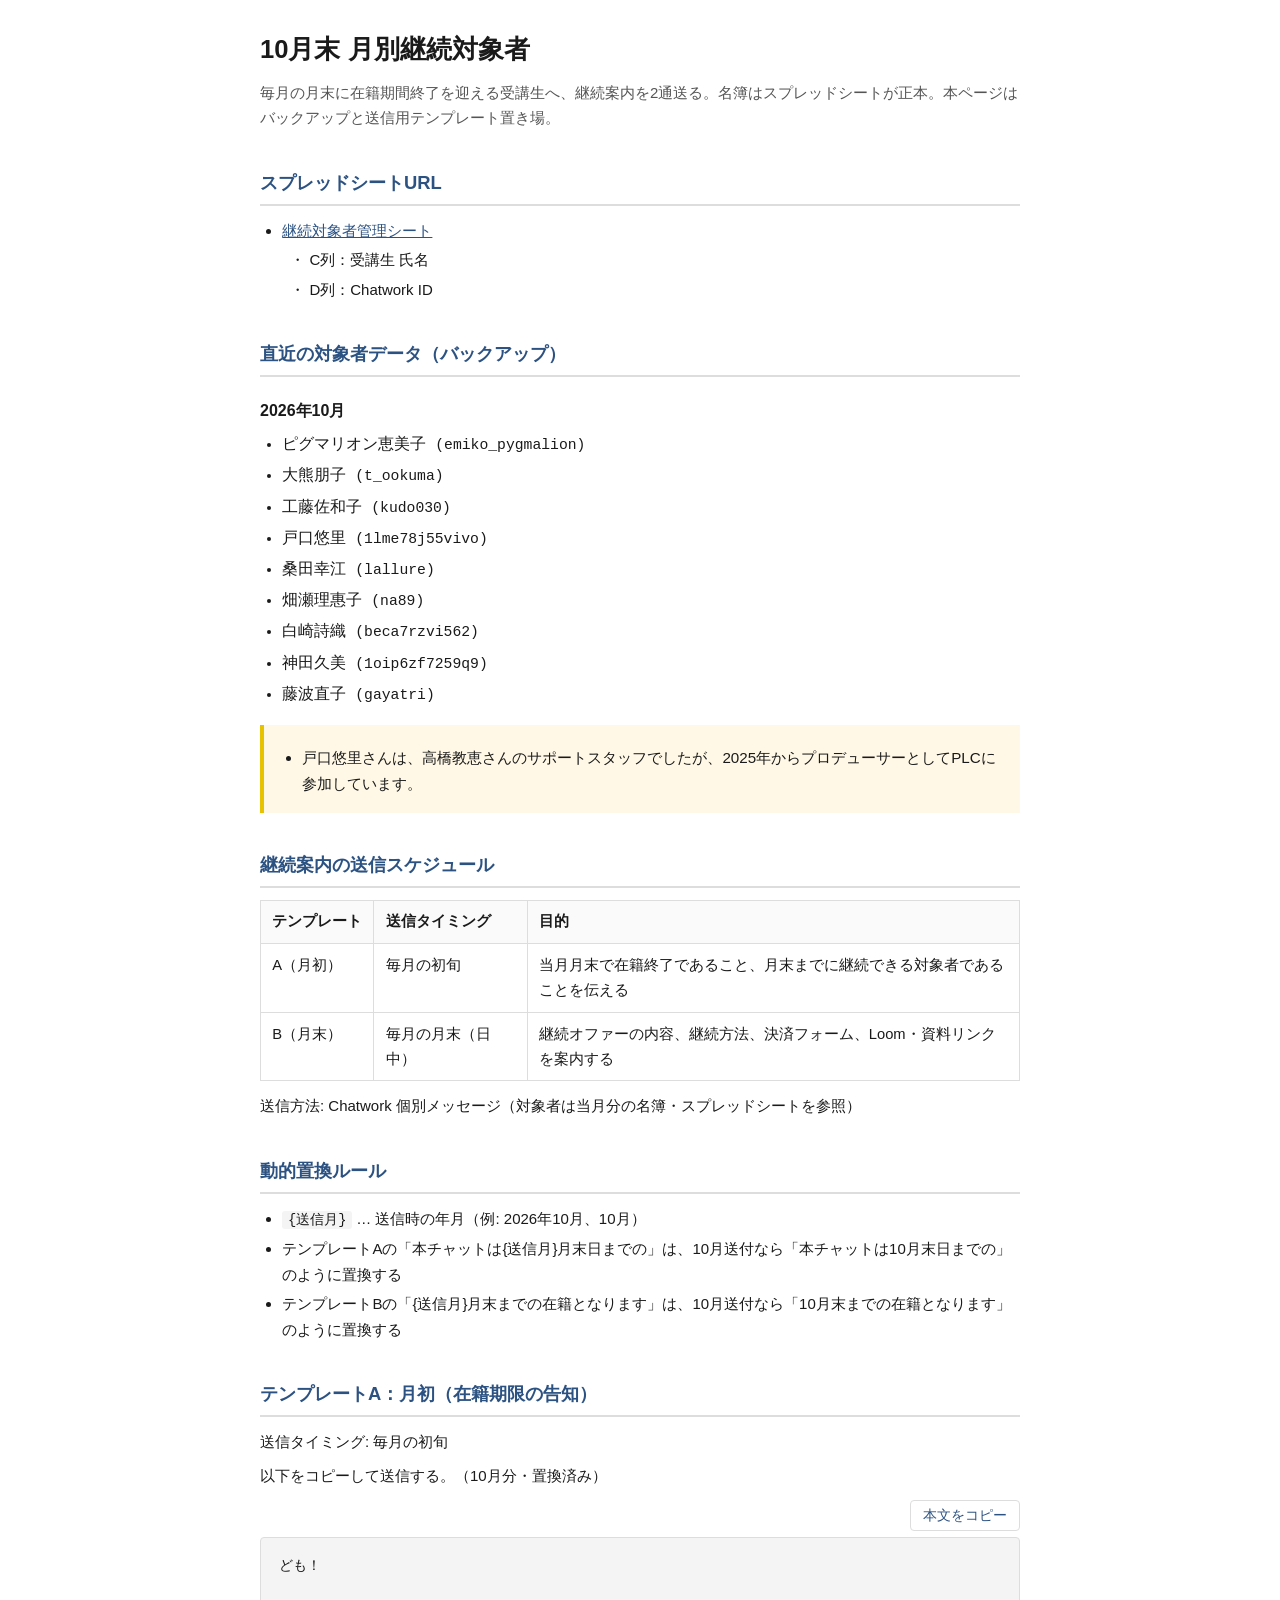
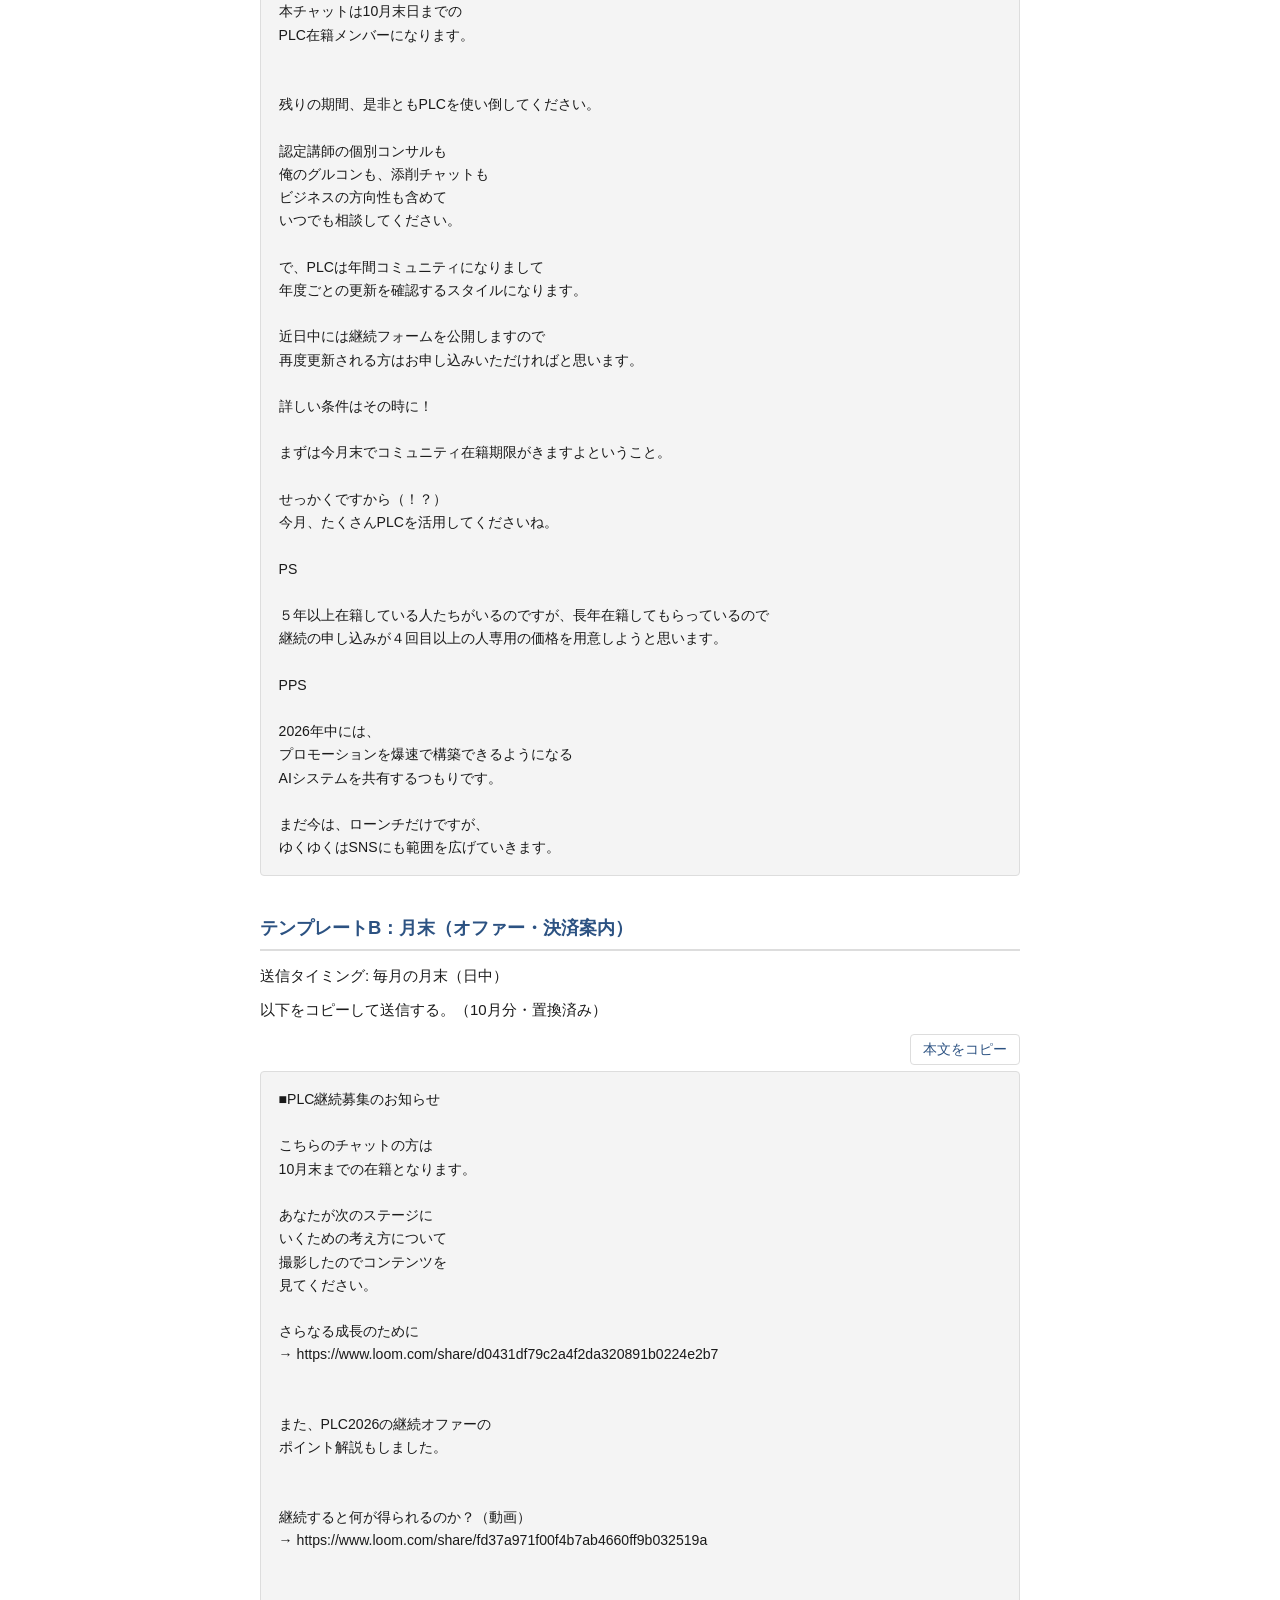
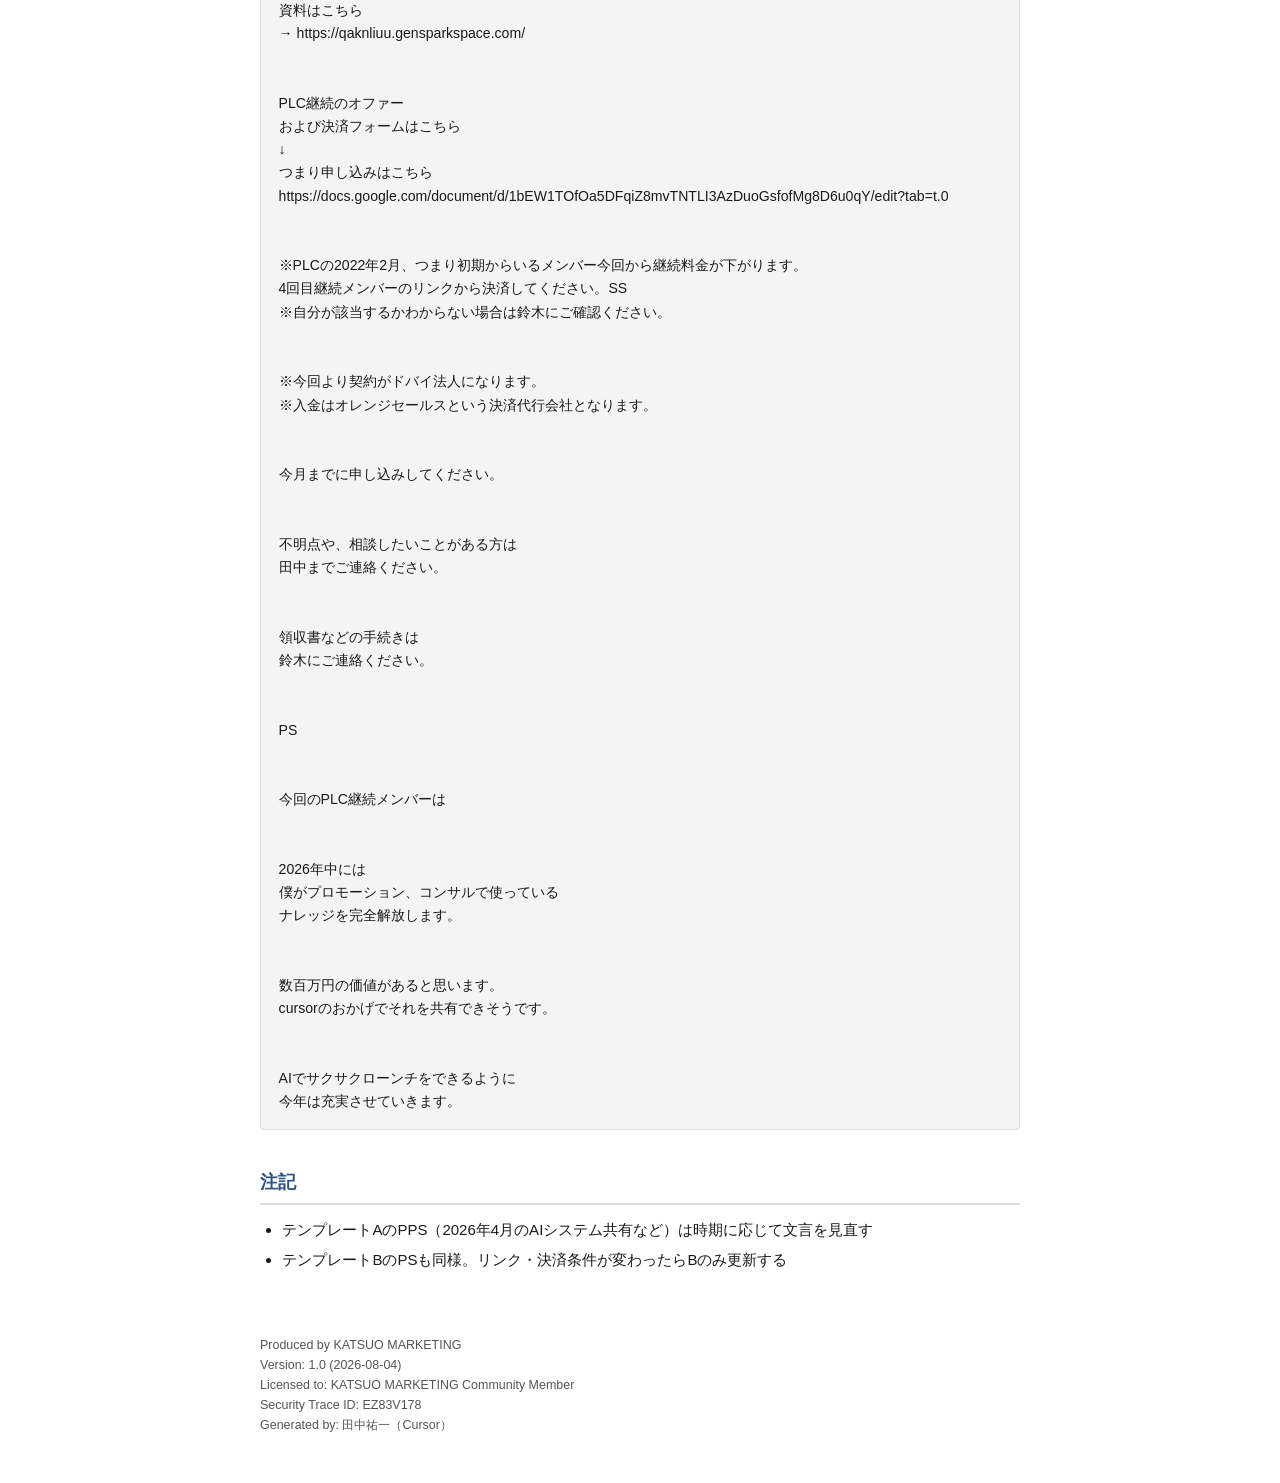
<file: 提出済み/月別継続対象者.html>
<!DOCTYPE html>
<html lang="ja">
<head>
  <meta charset="UTF-8">
  <meta name="viewport" content="width=device-width, initial-scale=1.0">
  <meta name="robots" content="noindex, nofollow">
  <title>10月末 月別継続対象者</title>
  <style>
    :root {
      --text: #1a1a1a;
      --muted: #555;
      --border: #ddd;
      --bg: #fafafa;
      --accent: #2c5282;
      --accent-hover: #1a365d;
      --note-bg: #fff8e6;
      --note-border: #e6c200;
      --code-bg: #f4f4f4;
    }

    * { box-sizing: border-box; }

    body {
      margin: 0;
      padding: 2rem 1rem 3rem;
      font-family: "Hiragino Sans", "Hiragino Kaku Gothic ProN", "Yu Gothic", Meiryo, sans-serif;
      font-size: 15px;
      line-height: 1.7;
      color: var(--text);
      background: #fff;
    }

    .container {
      max-width: 760px;
      margin: 0 auto;
    }

    h1 {
      font-size: 1.6rem;
      margin: 0 0 0.75rem;
      line-height: 1.4;
    }

    h2 {
      font-size: 1.15rem;
      margin: 2.25rem 0 0.75rem;
      padding-bottom: 0.35rem;
      border-bottom: 2px solid var(--border);
      color: var(--accent);
    }

    h3 {
      font-size: 1rem;
      margin: 1.25rem 0 0.5rem;
      color: var(--text);
    }

    p { margin: 0.5rem 0; }

    ul {
      margin: 0.5rem 0;
      padding-left: 1.4rem;
    }

    li { margin: 0.25rem 0; }

    a { color: var(--accent); }

    code {
      background: var(--code-bg);
      padding: 0.1rem 0.35rem;
      border-radius: 3px;
      font-size: 0.92em;
    }

    table {
      width: 100%;
      border-collapse: collapse;
      margin: 0.75rem 0;
      font-size: 0.92rem;
    }

    th, td {
      border: 1px solid var(--border);
      padding: 0.55rem 0.7rem;
      text-align: left;
      vertical-align: top;
    }

    th {
      background: var(--bg);
      font-weight: 600;
      white-space: nowrap;
    }

    .lead {
      color: var(--muted);
      margin-bottom: 1.5rem;
    }

    .member-list li {
      font-family: "SF Mono", "Consolas", "Menlo", monospace;
      font-size: 0.92rem;
    }

    .member-list .name {
      font-family: inherit;
      font-size: 1rem;
    }

    .note {
      background: var(--note-bg);
      border-left: 4px solid var(--note-border);
      padding: 0.75rem 1rem;
      margin: 1rem 0;
      font-size: 0.95rem;
    }

    .note ul {
      margin-top: 0.5rem;
      margin-bottom: 0;
    }

    .template-wrap {
      margin: 0.75rem 0 1rem;
    }

    .template-toolbar {
      display: flex;
      justify-content: flex-end;
      margin-bottom: 0.35rem;
    }

    .copy-btn {
      appearance: none;
      border: 1px solid var(--border);
      background: #fff;
      color: var(--accent);
      font-size: 0.85rem;
      padding: 0.35rem 0.75rem;
      border-radius: 4px;
      cursor: pointer;
    }

    .copy-btn:hover {
      border-color: var(--accent);
      color: var(--accent-hover);
    }

    .copy-btn.copied {
      color: #276749;
      border-color: #9ae6b4;
      background: #f0fff4;
    }

    .template-block {
      background: var(--code-bg);
      border: 1px solid var(--border);
      border-radius: 4px;
      padding: 1rem 1.1rem;
      font-size: 0.88rem;
      line-height: 1.65;
      white-space: pre-wrap;
      word-break: break-word;
      overflow-x: auto;
    }

    .meta {
      margin-top: 3rem;
      padding-top: 1rem;
      font-size: 0.78rem;
      color: var(--muted);
      line-height: 1.6;
    }

    .sub-list {
      list-style: none;
      padding-left: 0.5rem;
      margin-top: 0.25rem;
    }

    .sub-list li::before {
      content: "・";
      margin-right: 0.25rem;
    }

    @media (max-width: 600px) {
      th, td { white-space: normal; }
    }
  </style>
</head>
<body>
  <div class="container">
    <h1>10月末 月別継続対象者</h1>
    <p class="lead">毎月の月末に在籍期間終了を迎える受講生へ、継続案内を2通送る。名簿はスプレッドシートが正本。本ページはバックアップと送信用テンプレート置き場。</p>

    <h2>スプレッドシートURL</h2>
    <ul>
      <li><a href="https://docs.google.com/spreadsheets/d/1lRs3UuAnHOMv3fajl1opc0XC3Fh9GloGrffMXin7wsU/edit#gid=955661234" target="_blank" rel="noopener">継続対象者管理シート</a>
        <ul class="sub-list">
          <li>C列：受講生 氏名</li>
          <li>D列：Chatwork ID</li>
        </ul>
      </li>
    </ul>

    <h2>直近の対象者データ（バックアップ）</h2>
        <h3>2026年10月</h3>
    <ul class="member-list">
      <li><span class="name">ピグマリオン恵美子</span> (emiko_pygmalion)</li>
      <li><span class="name">大熊朋子</span> (t_ookuma)</li>
      <li><span class="name">工藤佐和子</span> (kudo030)</li>
      <li><span class="name">戸口悠里</span> (1lme78j55vivo)</li>
      <li><span class="name">桑田幸江</span> (lallure)</li>
      <li><span class="name">畑瀬理惠子</span> (na89)</li>
      <li><span class="name">白崎詩織</span> (beca7rzvi562)</li>
      <li><span class="name">神田久美</span> (1oip6zf7259q9)</li>
      <li><span class="name">藤波直子</span> (gayatri)</li>
    </ul>
    <div class="note">
      <ul>
        <li>戸口悠里さんは、高橋教恵さんのサポートスタッフでしたが、2025年からプロデューサーとしてPLCに参加しています。</li>
      </ul>
    </div>

    <h2>継続案内の送信スケジュール</h2>
    <table>
      <thead>
        <tr>
          <th>テンプレート</th>
          <th>送信タイミング</th>
          <th>目的</th>
        </tr>
      </thead>
      <tbody>
        <tr>
          <td>A（月初）</td>
          <td>毎月の初旬</td>
          <td>当月月末で在籍終了であること、月末までに継続できる対象者であることを伝える</td>
        </tr>
        <tr>
          <td>B（月末）</td>
          <td>毎月の月末（日中）</td>
          <td>継続オファーの内容、継続方法、決済フォーム、Loom・資料リンクを案内する</td>
        </tr>
      </tbody>
    </table>
    <p>送信方法: Chatwork 個別メッセージ（対象者は当月分の名簿・スプレッドシートを参照）</p>

    <h2>動的置換ルール</h2>
    <ul>
      <li><code>{送信月}</code> … 送信時の年月（例: 2026年10月、10月）</li>
      <li>テンプレートAの「本チャットは{送信月}月末日までの」は、10月送付なら「本チャットは10月末日までの」のように置換する</li>
      <li>テンプレートBの「{送信月}月末までの在籍となります」は、10月送付なら「10月末までの在籍となります」のように置換する</li>
    </ul>

    <h2>テンプレートA：月初（在籍期限の告知）</h2>
    <p>送信タイミング: 毎月の初旬</p>
    <p>以下をコピーして送信する。（10月分・置換済み）</p>
    <div class="template-wrap">
      <div class="template-toolbar">
        <button type="button" class="copy-btn" data-copy-target="template-a">本文をコピー</button>
      </div>
      <div class="template-block" id="template-a">ども！

本チャットは10月末日までの
PLC在籍メンバーになります。


残りの期間、是非ともPLCを使い倒してください。

認定講師の個別コンサルも
俺のグルコンも、添削チャットも
ビジネスの方向性も含めて
いつでも相談してください。

で、PLCは年間コミュニティになりまして
年度ごとの更新を確認するスタイルになります。

近日中には継続フォームを公開しますので
再度更新される方はお申し込みいただければと思います。

詳しい条件はその時に！

まずは今月末でコミュニティ在籍期限がきますよということ。

せっかくですから（！？）
今月、たくさんPLCを活用してくださいね。

PS

５年以上在籍している人たちがいるのですが、長年在籍してもらっているので
継続の申し込みが４回目以上の人専用の価格を用意しようと思います。

PPS

2026年中には、
プロモーションを爆速で構築できるようになる
AIシステムを共有するつもりです。

まだ今は、ローンチだけですが、
ゆくゆくはSNSにも範囲を広げていきます。</div>
    </div>

    <h2>テンプレートB：月末（オファー・決済案内）</h2>
    <p>送信タイミング: 毎月の月末（日中）</p>
    <p>以下をコピーして送信する。（10月分・置換済み）</p>
    <div class="template-wrap">
      <div class="template-toolbar">
        <button type="button" class="copy-btn" data-copy-target="template-b">本文をコピー</button>
      </div>
      <div class="template-block" id="template-b">■PLC継続募集のお知らせ

こちらのチャットの方は
10月末までの在籍となります。

あなたが次のステージに
いくための考え方について
撮影したのでコンテンツを
見てください。

さらなる成長のために
→ https://www.loom.com/share/d0431df79c2a4f2da320891b0224e2b7


また、PLC2026の継続オファーの
ポイント解説もしました。


継続すると何が得られるのか？（動画）
→ https://www.loom.com/share/fd37a971f00f4b7ab4660ff9b032519a


資料はこちら
→ https://qaknliuu.gensparkspace.com/


PLC継続のオファー
および決済フォームはこちら
↓
つまり申し込みはこちら
https://docs.google.com/document/d/1bEW1TOfOa5DFqiZ8mvTNTLI3AzDuoGsfofMg8D6u0qY/edit?tab=t.0


※PLCの2022年2月、つまり初期からいるメンバー今回から継続料金が下がります。
4回目継続メンバーのリンクから決済してください。SS
※自分が該当するかわからない場合は鈴木にご確認ください。


※今回より契約がドバイ法人になります。
※入金はオレンジセールスという決済代行会社となります。


今月までに申し込みしてください。


不明点や、相談したいことがある方は
田中までご連絡ください。


領収書などの手続きは
鈴木にご連絡ください。


PS


今回のPLC継続メンバーは


2026年中には
僕がプロモーション、コンサルで使っている
ナレッジを完全解放します。


数百万円の価値があると思います。
cursorのおかげでそれを共有できそうです。


AIでサクサクローンチをできるように
今年は充実させていきます。</div>
    </div>

    <h2>注記</h2>
    <ul>
      <li>テンプレートAのPPS（2026年4月のAIシステム共有など）は時期に応じて文言を見直す</li>
      <li>テンプレートBのPSも同様。リンク・決済条件が変わったらBのみ更新する</li>
    </ul>

    <div class="meta">
      Produced by KATSUO MARKETING<br>
      Version: 1.0 (2026-08-04)<br>
      Licensed to: KATSUO MARKETING Community Member<br>
      Security Trace ID: EZ83V178<br>
      Generated by: 田中祐一（Cursor）
    </div>
  </div>

  <script>
    document.querySelectorAll('.copy-btn').forEach(function (btn) {
      btn.addEventListener('click', async function () {
        var targetId = btn.getAttribute('data-copy-target');
        var el = document.getElementById(targetId);
        if (!el) return;

        var text = el.textContent;
        try {
          await navigator.clipboard.writeText(text);
          var original = btn.textContent;
          btn.textContent = 'コピーしました';
          btn.classList.add('copied');
          setTimeout(function () {
            btn.textContent = original;
            btn.classList.remove('copied');
          }, 1800);
        } catch (err) {
          window.prompt('コピーできない場合は手動で選択してください', text);
        }
      });
    });
  </script>
</body>
</html>
</file>
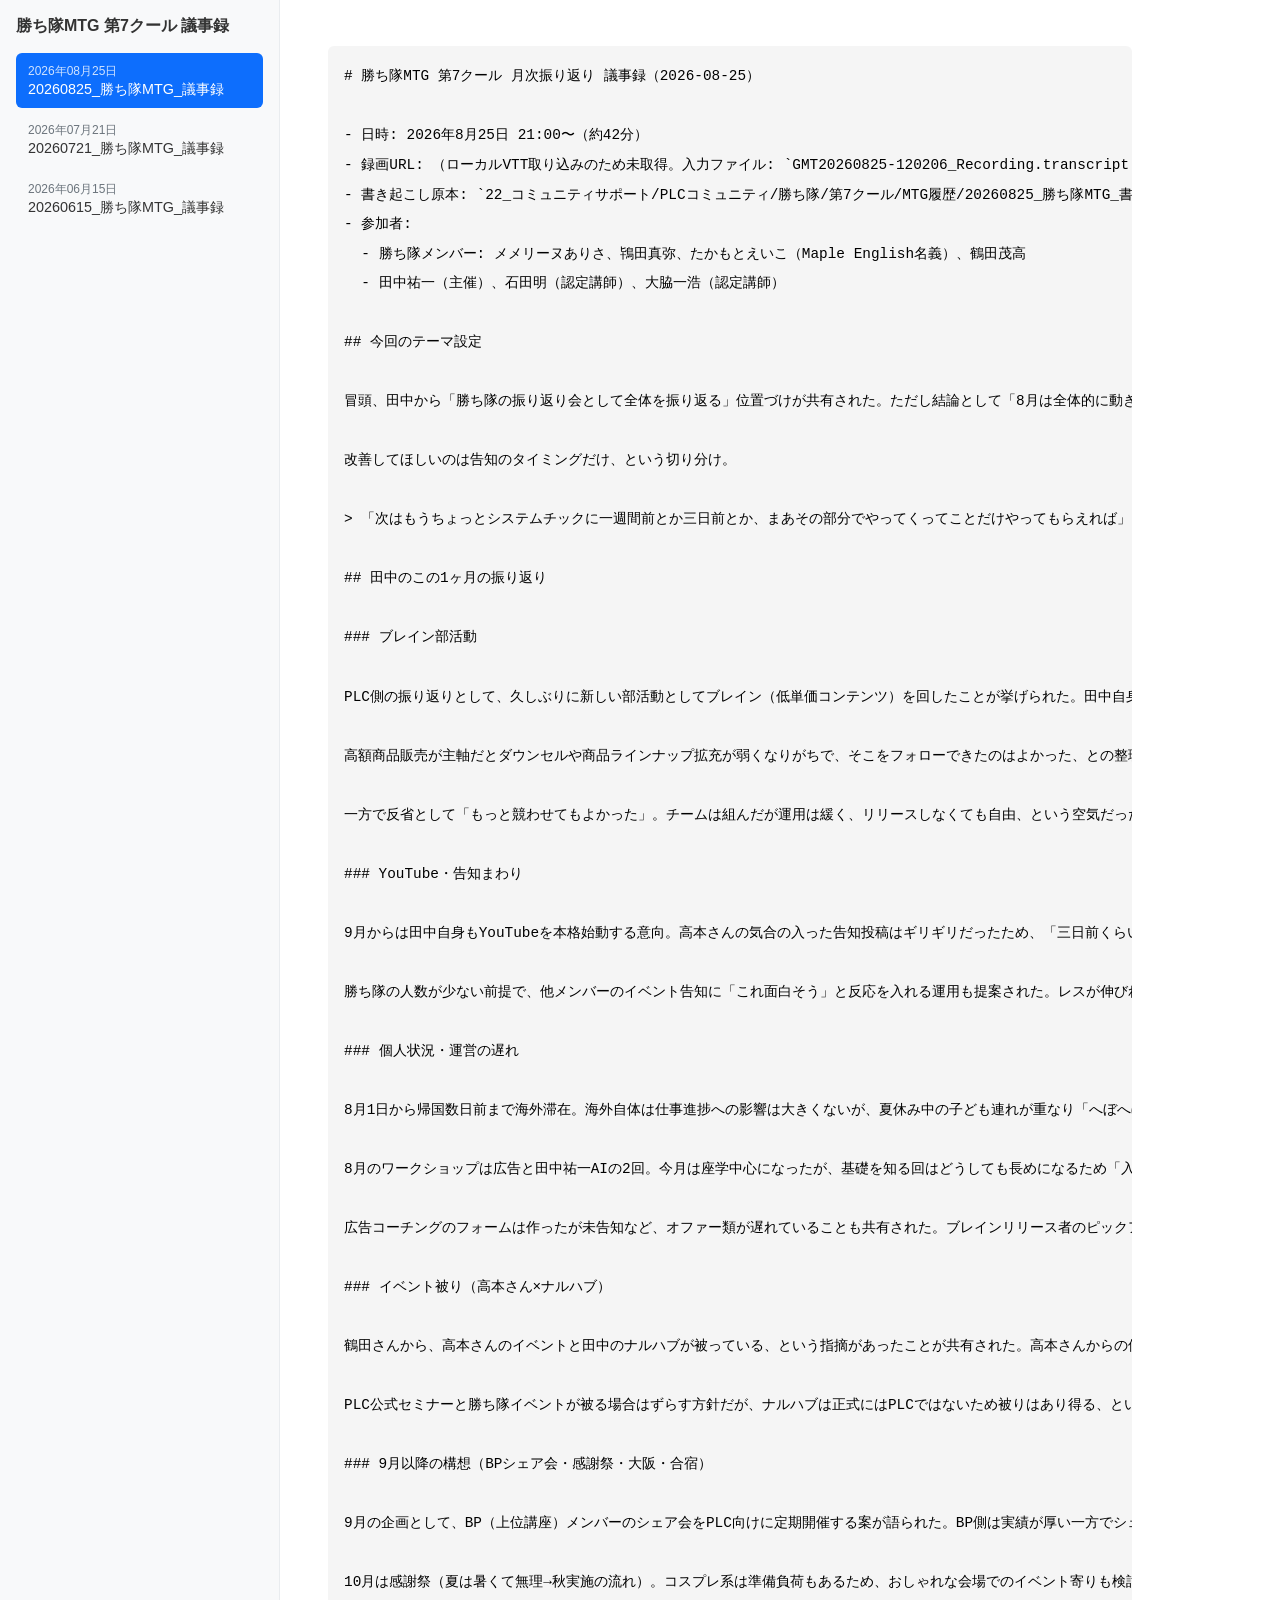
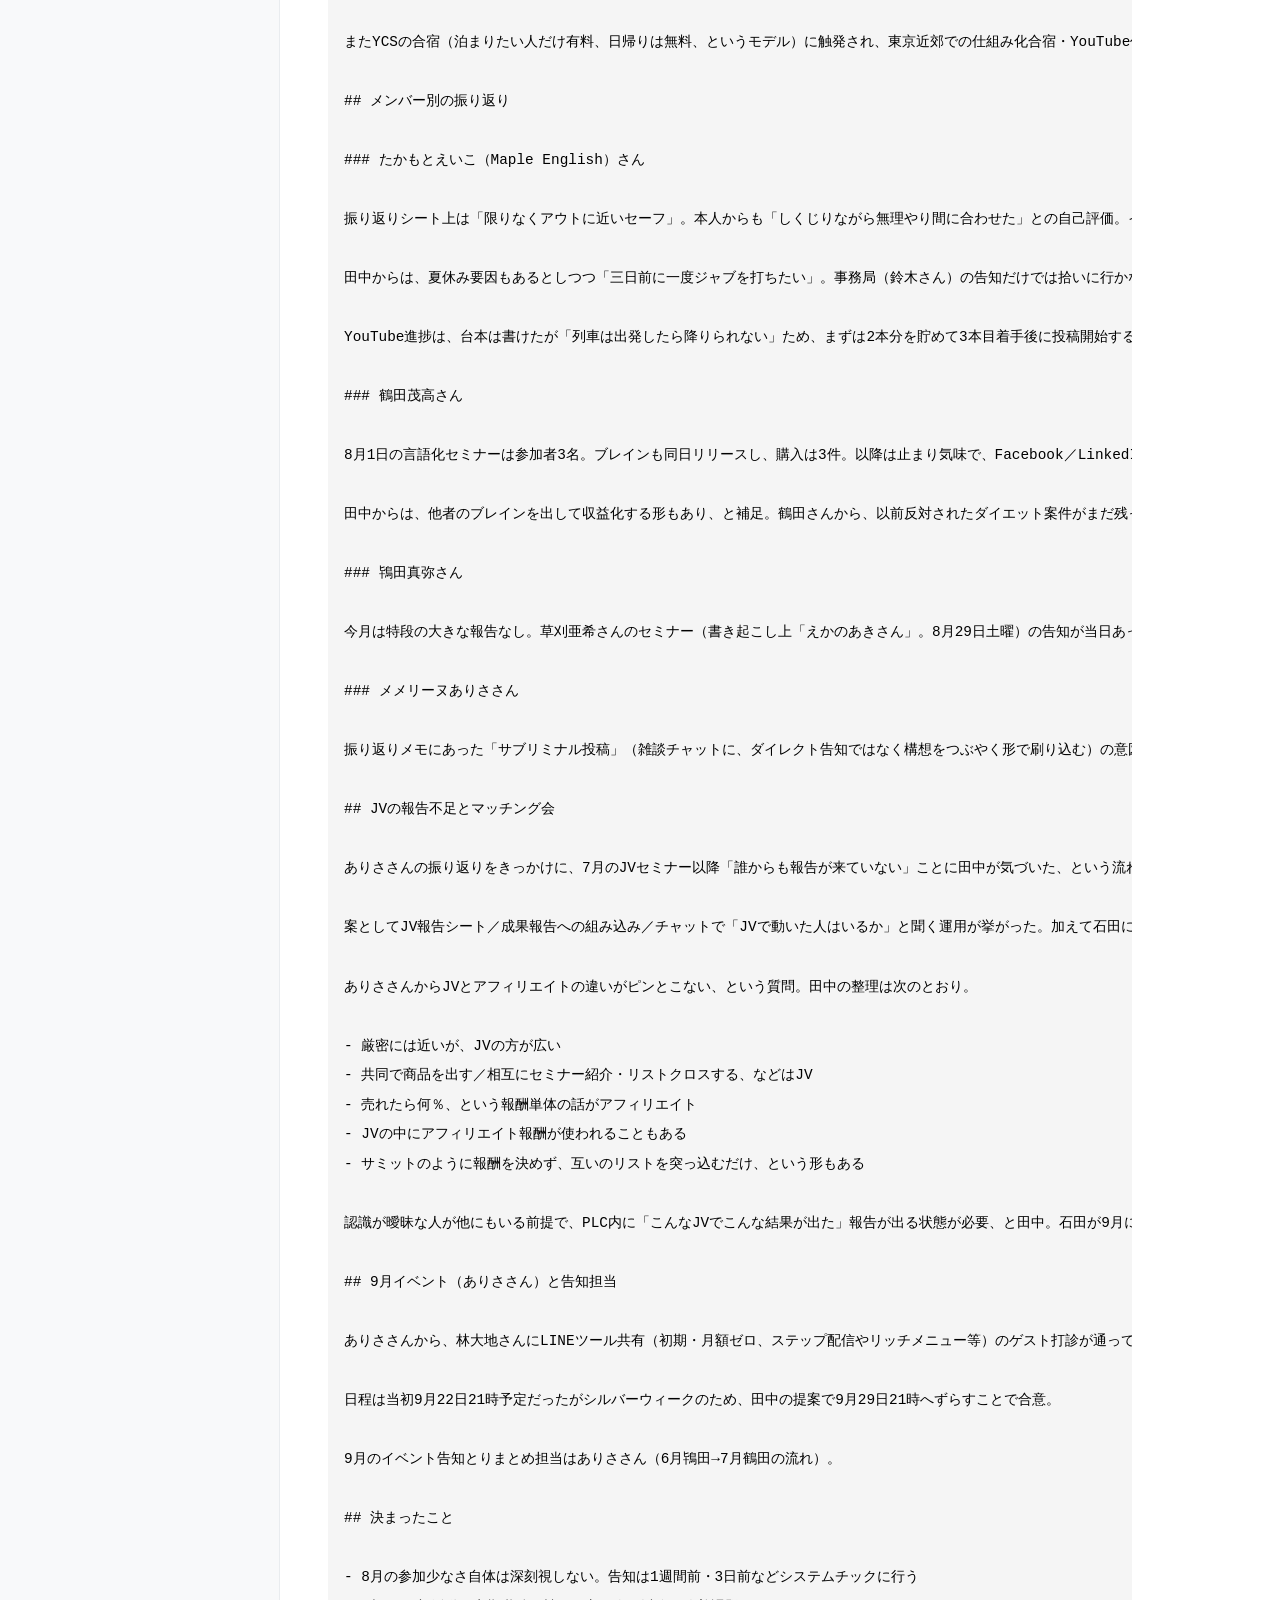
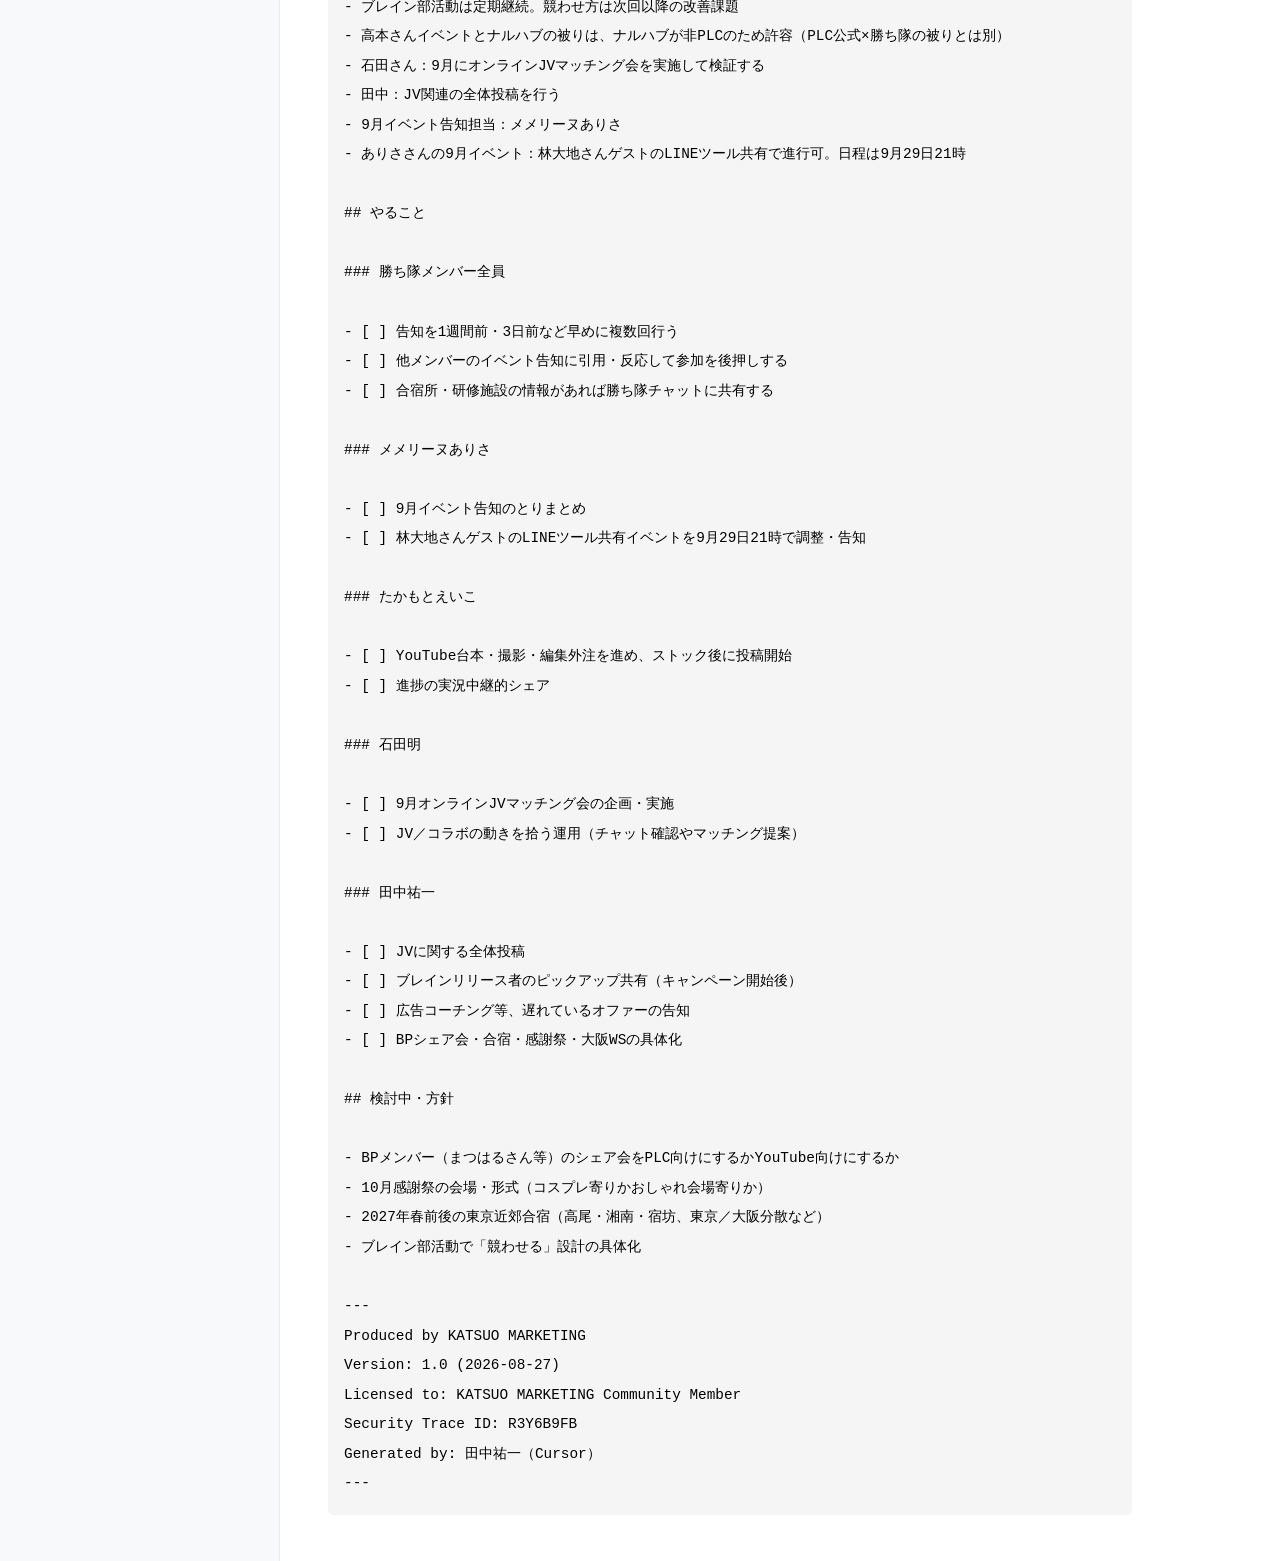
<file: 提出済み/勝ち隊MTG_第7クール/20260825.html>
<!DOCTYPE html>
<html lang="ja">
<head>
<meta charset="UTF-8">
<meta name="viewport" content="width=device-width, initial-scale=1">
<meta name="robots" content="noindex, nofollow">
<title>20260825_勝ち隊MTG_議事録 - 勝ち隊MTG 第7クール 議事録</title>
<style>
* { box-sizing: border-box; }
html, body { overflow-x: hidden; }
body { margin: 0; font-family: -apple-system, BlinkMacSystemFont, "Segoe UI", "Hiragino Sans", sans-serif; display: flex; min-height: 100vh; }
.sidebar { width: 280px; min-width: 280px; background: #f8f9fa; padding: 1rem; border-right: 1px solid #e9ecef; overflow-y: auto; }
.sidebar h3 { margin: 0 0 1rem 0; font-size: 1rem; color: #333; }
.sidebar-item { display: block; padding: 0.6rem 0.75rem; color: #333; text-decoration: none; border-radius: 6px; margin-bottom: 4px; font-size: 0.9rem; word-break: break-all; }
.sidebar-item:hover { background: #e9ecef; }
.sidebar-item.active { background: #0d6efd; color: white; }
.sidebar .date { font-size: 0.75rem; color: #6c757d; margin-right: 0.5rem; display: block; }
.sidebar-item.active .date { color: rgba(255,255,255,0.8); }
.main { flex: 1; padding: 2rem 3rem; max-width: 900px; line-height: 2.05; overflow-y: auto; overflow-wrap: anywhere; word-break: normal; }
.main h1 { font-size: 1.75rem; margin-top: 0; overflow-wrap: anywhere; }
.main h2 { font-size: 1.4rem; margin-top: 2.5rem; margin-bottom: 1rem; border-bottom: 1px solid #e9ecef; padding-bottom: 0.5rem; }
.main h3 { font-size: 1.15rem; margin-top: 2rem; margin-bottom: 0.75rem; }
.main p { margin: 1.25rem 0; }
.main pre { overflow-x: auto; background: #f5f5f5; padding: 1rem; border-radius: 6px; font-size: 0.9rem; }
.main code { background: #f0f0f0; padding: 0.15rem 0.4rem; border-radius: 3px; font-size: 0.9em; }
.main pre code { background: none; padding: 0; }
.main table { border-collapse: collapse; width: 100%; margin: 1rem 0; }
.main th, .main td { border: 1px solid #ddd; padding: 0.6rem; text-align: left; }
.main th { background: #f8f9fa; }
.main ul, .main ol { padding-left: 1.5rem; margin: 1rem 0; }
.main li { margin: 0.5rem 0; }
.main a { color: #0d6efd; text-decoration: none; word-break: break-all; }
.main a:hover { text-decoration: underline; }
.main a[target="_blank"]::after { content: " ↗"; font-size: 0.8em; }

.mobile-nav { display: none; background: #f8f9fa; padding: 0.5rem 1rem; border-bottom: 1px solid #e9ecef; position: sticky; top: 0; z-index: 100; }
.mobile-nav-btn { background: #0d6efd; color: white; border: none; padding: 0.5rem 1rem; border-radius: 4px; font-size: 0.9rem; cursor: pointer; }
.mobile-nav-btn:hover { background: #0b5ed7; }

/* タブレット・スマートフォン対応 */
@media (max-width: 768px) {
    body { flex-direction: column; }
    .sidebar { display: none; }
    .mobile-nav { display: block; }
    .main { padding: 1rem; max-width: 100%; width: 100%; box-sizing: border-box; }
    .main h1 { font-size: 1.3rem; }
    .main h2 { font-size: 1.15rem; margin-top: 1rem; }
    .main h3 { font-size: 1rem; margin-top: 0.8rem; }
    .main p { font-size: 0.95rem; line-height: 1.7; }
    .main a { word-wrap: break-word; overflow-wrap: break-word; }
    .main table { font-size: 0.85rem; display: block; overflow-x: auto; -webkit-overflow-scrolling: touch; }
    .main th, .main td { padding: 0.35rem; white-space: nowrap; }
}

/* 極小画面対応 */
@media (max-width: 480px) {
    .main { padding: 0.75rem; }
    .main h1 { font-size: 1.15rem; }
    .main h2 { font-size: 1rem; padding-bottom: 0.3rem; }
    .main h3 { font-size: 0.95rem; }
    .main p { font-size: 0.9rem; }
    .main pre { font-size: 0.8rem; padding: 0.5rem; overflow-x: auto; }
    .main table { font-size: 0.8rem; }
    .main th, .main td { padding: 0.25rem; }
}
</style>
</head>
<body>
<div class="mobile-nav">
<button class="mobile-nav-btn" onclick="window.location.href='index.html'">← 一覧に戻る</button>
</div>
<nav class="sidebar">
<h3>勝ち隊MTG 第7クール 議事録</h3>
<a href="20260825.html" class="sidebar-item active"><span class="date">2026年08月25日</span> 20260825_勝ち隊MTG_議事録</a>
<a href="20260721.html" class="sidebar-item"><span class="date">2026年07月21日</span> 20260721_勝ち隊MTG_議事録</a>
<a href="20260615.html" class="sidebar-item"><span class="date">2026年06月15日</span> 20260615_勝ち隊MTG_議事録</a>
</nav>
<main class="main">
<pre># 勝ち隊MTG 第7クール 月次振り返り 議事録（2026-08-25）

- 日時: 2026年8月25日 21:00〜（約42分）
- 録画URL: （ローカルVTT取り込みのため未取得。入力ファイル: `GMT20260825-120206_Recording.transcript.vtt`）
- 書き起こし原本: `22_コミュニティサポート/PLCコミュニティ/勝ち隊/第7クール/MTG履歴/20260825_勝ち隊MTG_書き起こし原本.md`
- 参加者:
  - 勝ち隊メンバー: メメリーヌありさ、鴇田真弥、たかもとえいこ（Maple English名義）、鶴田茂高
  - 田中祐一（主催）、石田明（認定講師）、大脇一浩（認定講師）

## 今回のテーマ設定

冒頭、田中から「勝ち隊の振り返り会として全体を振り返る」位置づけが共有された。ただし結論として「8月は全体的に動きが鈍い月」であり、参加人数が集まらなかったこと自体を深刻に捉えなくてよい、という前提が先に置かれた。

改善してほしいのは告知のタイミングだけ、という切り分け。

&gt; 「次はもうちょっとシステムチックに一週間前とか三日前とか、まあその部分でやってくってことだけやってもらえれば」（田中）

## 田中のこの1ヶ月の振り返り

### ブレイン部活動

PLC側の振り返りとして、久しぶりに新しい部活動としてブレイン（低単価コンテンツ）を回したことが挙げられた。田中自身が一番ケツを叩かれていた、という自己認識もありつつ、実際に何人かはリリースまで到達できた点を評価。

高額商品販売が主軸だとダウンセルや商品ラインナップ拡充が弱くなりがちで、そこをフォローできたのはよかった、との整理。

一方で反省として「もっと競わせてもよかった」。チームは組んだが運用は緩く、リリースしなくても自由、という空気だったため、感覚として半分近くは未リリースではないか、という所感。部活動自体は定期的に続けていく方針。

### YouTube・告知まわり

9月からは田中自身もYouTubeを本格始動する意向。高本さんの気合の入った告知投稿はギリギリだったため、「三日前くらいならもう少し盛り上がったのでは」という所感が共有された。

勝ち隊の人数が少ない前提で、他メンバーのイベント告知に「これ面白そう」と反応を入れる運用も提案された。レスが伸びれば閲覧者が増える可能性がある、という狙い。

### 個人状況・運営の遅れ

8月1日から帰国数日前まで海外滞在。海外自体は仕事進捗への影響は大きくないが、夏休み中の子ども連れが重なり「へぼへぼ田中」状態だった、と自己開示。ドバイ帰国後は風邪をひき、ようやく復活してきた段階。

8月のワークショップは広告と田中祐一AIの2回。今月は座学中心になったが、基礎を知る回はどうしても長めになるため「入れ込みながらやるしかない」と整理。

広告コーチングのフォームは作ったが未告知など、オファー類が遅れていることも共有された。ブレインリリース者のピックアップはFacebook上で今後コツコツ行う予定（自身のキャンペーン開始後）。

### イベント被り（高本さん×ナルハブ）

鶴田さんから、高本さんのイベントと田中のナルハブが被っている、という指摘があったことが共有された。高本さんからの個別相談には「気にしなくていい」と返した、とのこと。

PLC公式セミナーと勝ち隊イベントが被る場合はずらす方針だが、ナルハブは正式にはPLCではないため被りはあり得る、という整理。過去に勝ち隊MTG／勝ち隊イベント同士の被りを厳しく止めた話も思い出しつつ、「結局物による」という着地。

### 9月以降の構想（BPシェア会・感謝祭・大阪・合宿）

9月の企画として、BP（上位講座）メンバーのシェア会をPLC向けに定期開催する案が語られた。BP側は実績が厚い一方でシェア機会が少なく、YouTube向けに出すかPLC向けに出すかで悩ましい、という贅沢な悩みも共有。例として、まつはるさん（YouTube特化・大型ローンチ実績）への打診が進んでいること、ハプちゃんやUTAGEの和泉くんなど売上規模の大きいメンバーも含めシェア会を組みたい意向。

10月は感謝祭（夏は暑くて無理→秋実施の流れ）。コスプレ系は準備負荷もあるため、おしゃれな会場でのイベント寄りも検討中。12月は大阪ワークショップ準備。9月は新しいキャンペーンを仕掛けると同時に、第3週土曜あたりでリアル勉強会を再開したい意向（8月は時期的に微妙だったため）。

またYCSの合宿（泊まりたい人だけ有料、日帰りは無料、というモデル）に触発され、東京近郊での仕組み化合宿・YouTube作成合宿などをやりたい構想が共有された。石田・大脇・鶴田も会場案を出し合い、高尾・湘南国際村・鎌倉の宿坊・東京と大阪を分ける運営・名古屋をハブにする案などが会話に上がった。勝ち隊チャットに合宿所情報があれば上げてほしい、と依頼。

## メンバー別の振り返り

### たかもとえいこ（Maple English）さん

振り返りシート上は「限りなくアウトに近いセーフ」。本人からも「しくじりながら無理やり間に合わせた」との自己評価。イベント当日、約1時間前にリンク送付してしまったことを謝罪。

田中からは、夏休み要因もあるとしつつ「三日前に一度ジャブを打ちたい」。事務局（鈴木さん）の告知だけでは拾いに行かない層がいるため、主催者側の先行告知が重要、というフィードバック。投稿自体のライティングには興味を持った、とのポジティブな反応もあった。

YouTube進捗は、台本は書けたが「列車は出発したら降りられない」ため、まずは2本分を貯めて3本目着手後に投稿開始する方針。編集は外注前提。マーケ本質系と台本・見せ方系で複数の学びを並行しており負荷は高いが、田中からは「ゼロから始めてバックエンドが一人でも売れた報告が出るだけでもPLC文化（広告偏重）への刺激になる」とエール。一本目公開後は実況中継的なシェアも依頼された。

### 鶴田茂高さん

8月1日の言語化セミナーは参加者3名。ブレインも同日リリースし、購入は3件。以降は止まり気味で、Facebook／LinkedIn告知への反応も薄い、との報告。最終目標は10人前後だったが、ブレイン自体は作りやすいので量産していく感覚、と前向きに着地。

田中からは、他者のブレインを出して収益化する形もあり、と補足。鶴田さんから、以前反対されたダイエット案件がまだ残っているため、誰かの名義で出す案も相談。スケジュール被り（高本さん×ナルハブ）については、鶴田さん自身も直前まで気づいていなかったこと、両方に出ていたことが共有され、傷つく話ではない、と再確認。

### 鴇田真弥さん

今月は特段の大きな報告なし。草刈亜希さんのセミナー（書き起こし上「えかのあきさん」。8月29日土曜）の告知が当日あったことに触れ、勝ち隊メンバーからも引用して「参加します」と反応してほしい、と田中から依頼。

### メメリーヌありささん

振り返りメモにあった「サブリミナル投稿」（雑談チャットに、ダイレクト告知ではなく構想をつぶやく形で刷り込む）の意図を確認。もんまさんなど参加者がいた点にも触れつつ、告知自体はしっかりできている印象で「このままでいい」と田中が評価。

## JVの報告不足とマッチング会

ありささんの振り返りをきっかけに、7月のJVセミナー以降「誰からも報告が来ていない」ことに田中が気づいた、という流れになった。石田にも「拾う仕組み」を相談。

案としてJV報告シート／成果報告への組み込み／チャットで「JVで動いた人はいるか」と聞く運用が挙がった。加えて石田には「JVマッチングおじさん」的な動き（この二人で共同イベントがよい、など）を期待。広告運用者は自商品だけではセールス回数が落ちるため、他商品販売やプロデューサー側のJVサポートフィーなども含め広げたい、という意図。

ありささんからJVとアフィリエイトの違いがピンとこない、という質問。田中の整理は次のとおり。

- 厳密には近いが、JVの方が広い
- 共同で商品を出す／相互にセミナー紹介・リストクロスする、などはJV
- 売れたら何％、という報酬単体の話がアフィリエイト
- JVの中にアフィリエイト報酬が使われることもある
- サミットのように報酬を決めず、互いのリストを突っ込むだけ、という形もある

認識が曖昧な人が他にもいる前提で、PLC内に「こんなJVでこんな結果が出た」報告が出る状態が必要、と田中。石田が9月にオンラインのJVマッチング会を担当して検証する方向で合意。田中は全体投稿で呼びかける。

## 9月イベント（ありささん）と告知担当

ありささんから、林大地さんにLINEツール共有（初期・月額ゼロ、ステップ配信やリッチメニュー等）のゲスト打診が通っているが、全体バランスとしてよいか相談。田中は「おそらくLINEハーネス系で、数ヶ月前にも話題になったものでは」としつつ、PLCはUTAGE推奨だがUTAGE以外が禁止ではない、売上につながるなら問題ない、と許可。Claude Codeでページが作れる時代なので、単発イベントページ程度ならなおさら、との補足。

日程は当初9月22日21時予定だったがシルバーウィークのため、田中の提案で9月29日21時へずらすことで合意。

9月のイベント告知とりまとめ担当はありささん（6月鴇田→7月鶴田の流れ）。

## 決まったこと

- 8月の参加少なさ自体は深刻視しない。告知は1週間前・3日前などシステムチックに行う
- ブレイン部活動は定期継続。競わせ方は次回以降の改善課題
- 高本さんイベントとナルハブの被りは、ナルハブが非PLCのため許容（PLC公式×勝ち隊の被りとは別）
- 石田さん：9月にオンラインJVマッチング会を実施して検証する
- 田中：JV関連の全体投稿を行う
- 9月イベント告知担当：メメリーヌありさ
- ありささんの9月イベント：林大地さんゲストのLINEツール共有で進行可。日程は9月29日21時

## やること

### 勝ち隊メンバー全員

- [ ] 告知を1週間前・3日前など早めに複数回行う
- [ ] 他メンバーのイベント告知に引用・反応して参加を後押しする
- [ ] 合宿所・研修施設の情報があれば勝ち隊チャットに共有する

### メメリーヌありさ

- [ ] 9月イベント告知のとりまとめ
- [ ] 林大地さんゲストのLINEツール共有イベントを9月29日21時で調整・告知

### たかもとえいこ

- [ ] YouTube台本・撮影・編集外注を進め、ストック後に投稿開始
- [ ] 進捗の実況中継的シェア

### 石田明

- [ ] 9月オンラインJVマッチング会の企画・実施
- [ ] JV／コラボの動きを拾う運用（チャット確認やマッチング提案）

### 田中祐一

- [ ] JVに関する全体投稿
- [ ] ブレインリリース者のピックアップ共有（キャンペーン開始後）
- [ ] 広告コーチング等、遅れているオファーの告知
- [ ] BPシェア会・合宿・感謝祭・大阪WSの具体化

## 検討中・方針

- BPメンバー（まつはるさん等）のシェア会をPLC向けにするかYouTube向けにするか
- 10月感謝祭の会場・形式（コスプレ寄りかおしゃれ会場寄りか）
- 2027年春前後の東京近郊合宿（高尾・湘南・宿坊、東京／大阪分散など）
- ブレイン部活動で「競わせる」設計の具体化

---
Produced by KATSUO MARKETING
Version: 1.0 (2026-08-27)
Licensed to: KATSUO MARKETING Community Member
Security Trace ID: R3Y6B9FB
Generated by: 田中祐一（Cursor）
---
</pre>
</main>
</body>
</html>
</file>
<file: memo-app/styles.css>
:root {
  --bg: #f3efe7;
  --card: #fffdf9;
  --ink: #1f1c18;
  --muted: #7a746a;
  --line: #e7e1d6;
  --accent: #e07656;
  --accent-soft: #f8ddd4;
  --danger: #c45c4a;
  --ok: #5b8a6e;
  --shadow: 0 8px 24px rgba(70, 50, 30, 0.08);
  --radius: 18px;
  --header-h: 132px;
  --composer-h: 92px;
  --safe-top: env(safe-area-inset-top, 0px);
  --safe-bottom: env(safe-area-inset-bottom, 0px);
}

*,
*::before,
*::after {
  box-sizing: border-box;
}

html,
body {
  margin: 0;
  min-height: 100%;
  background: var(--bg);
  color: var(--ink);
  font-family: "Hiragino Sans", "Hiragino Kaku Gothic ProN", "Yu Gothic", "Noto Sans JP", system-ui, sans-serif;
  -webkit-font-smoothing: antialiased;
}

body {
  min-height: 100dvh;
}

button,
input {
  font: inherit;
  color: inherit;
}

button {
  border: 0;
  background: none;
  padding: 0;
  cursor: pointer;
}

.app {
  min-height: 100dvh;
  display: flex;
  flex-direction: column;
}

.app[data-tab="shopping"] {
  --accent: #e07656;
  --accent-soft: #f8ddd4;
}

.app[data-tab="planned"] {
  --accent: #c47b3a;
  --accent-soft: #f3e1cc;
  --composer-h: 196px;
}

.app[data-tab="planned"][data-when="date"] {
  --composer-h: 244px;
}

.app[data-tab="todo"] {
  --accent: #3a6b8c;
  --accent-soft: #d7e4ee;
  --composer-h: 132px;
}

.app[data-tab="other"] {
  --accent: #5b8a6e;
  --accent-soft: #dce8e1;
}

.header {
  position: sticky;
  top: 0;
  z-index: 5;
  padding: calc(14px + var(--safe-top)) 16px 12px;
  background: color-mix(in srgb, var(--bg) 88%, white);
  backdrop-filter: blur(16px);
}

.header-top {
  display: flex;
  align-items: center;
  justify-content: space-between;
  margin-bottom: 12px;
}

.header h1 {
  margin: 0;
  font-size: 1.35rem;
  letter-spacing: 0.02em;
}

.icon-btn {
  width: 44px;
  height: 44px;
  display: grid;
  place-items: center;
  color: var(--muted);
  border-radius: 12px;
}

.icon-btn svg {
  width: 22px;
  height: 22px;
}

.tabs {
  display: grid;
  grid-template-columns: 1fr 1fr;
  gap: 6px;
  padding: 4px;
  background: #ebe6dc;
  border-radius: 16px;
}

.tab {
  height: 40px;
  border-radius: 12px;
  font-size: 0.88rem;
  font-weight: 600;
  color: var(--muted);
}

.tab.is-active {
  background: var(--card);
  color: var(--accent);
  box-shadow: var(--shadow);
}

.main {
  flex: 1;
  padding: 8px 16px calc(var(--composer-h) + var(--safe-bottom) + 16px);
}

.meta-row {
  display: flex;
  justify-content: space-between;
  align-items: center;
  margin: 4px 0 12px;
  color: var(--muted);
  font-size: 0.82rem;
}

.total-card {
  display: flex;
  justify-content: space-between;
  align-items: flex-end;
  gap: 12px;
  margin-bottom: 12px;
  padding: 14px 16px;
  border-radius: 16px;
  background: var(--accent-soft);
  color: var(--accent);
}

.total-label {
  display: block;
  font-size: 0.78rem;
  font-weight: 700;
  opacity: 0.85;
}

.total-value {
  font-size: 1.45rem;
  font-weight: 800;
  letter-spacing: 0.02em;
  line-height: 1.2;
}

.total-sub {
  margin: 4px 0 0;
  font-size: 0.75rem;
  font-weight: 650;
  opacity: 0.8;
}

.item-amount {
  margin: 0;
  font-size: 0.95rem;
  font-weight: 760;
  color: var(--accent);
}

.item.is-done .item-amount {
  color: #b0aaa2;
  text-decoration: line-through;
}

.linkish {
  color: var(--accent);
  font-weight: 600;
}

.empty {
  margin-top: 48px;
  text-align: center;
  color: var(--muted);
}

.empty-mark {
  width: 72px;
  height: 72px;
  margin: 0 auto 16px;
  display: grid;
  place-items: center;
  border-radius: 24px;
  background: var(--accent-soft);
  color: var(--accent);
  font-size: 2rem;
}

.empty h2 {
  margin: 0 0 8px;
  font-size: 1.05rem;
  color: var(--ink);
  font-weight: 650;
}

.empty p {
  margin: 0;
  font-size: 0.9rem;
  line-height: 1.6;
}

.card {
  background: var(--card);
  border-radius: var(--radius);
  box-shadow: var(--shadow);
  padding: 4px;
}

.item {
  display: grid;
  grid-template-columns: 44px 1fr auto;
  gap: 2px 4px;
  align-items: center;
  padding: 8px 6px;
  border-bottom: 1px solid var(--line);
}

.item:last-child {
  border-bottom: 0;
}

.item.is-done .item-text {
  color: #b0aaa2;
  text-decoration: line-through;
}

.check {
  width: 44px;
  height: 44px;
  display: grid;
  place-items: center;
}

.check-dot {
  width: 24px;
  height: 24px;
  border: 2px solid #cfc8bc;
  border-radius: 50%;
}

.item.is-done .check-dot {
  border-color: var(--ok);
  background: var(--ok);
  box-shadow: inset 0 0 0 3px var(--card);
}

.item-body {
  min-width: 0;
}

.item-text {
  margin: 0;
  font-size: 1.02rem;
  line-height: 1.45;
  overflow-wrap: anywhere;
}

.item-meta {
  margin: 4px 0 0;
  font-size: 0.78rem;
  color: var(--muted);
}

.item-meta.is-overdue {
  color: var(--danger);
  font-weight: 700;
}

.item-actions {
  display: flex;
  align-items: center;
}

.mini-btn {
  width: 42px;
  height: 42px;
  display: grid;
  place-items: center;
  color: var(--muted);
  border-radius: 12px;
  font-size: 1.05rem;
}

.mini-btn.is-on {
  color: var(--accent);
}

.composer {
  position: fixed;
  left: 0;
  right: 0;
  bottom: 0;
  z-index: 6;
  padding: 10px 12px calc(12px + var(--safe-bottom));
  background: color-mix(in srgb, var(--bg) 92%, white);
  border-top: 1px solid var(--line);
  backdrop-filter: blur(16px);
}

.remind-bar {
  display: flex;
  align-items: center;
  gap: 8px;
  margin: 0 4px 8px;
}

.planned-bar {
  display: grid;
  gap: 8px;
  margin: 0 4px 8px;
}

.when-row {
  display: grid;
  grid-template-columns: 1fr 1fr 1fr;
  gap: 6px;
}

.when-btn {
  min-height: 36px;
  border-radius: 999px;
  background: #ebe6dc;
  color: var(--muted);
  font-size: 0.85rem;
  font-weight: 650;
}

.when-btn.is-on {
  background: var(--accent-soft);
  color: var(--accent);
}

.amount-field {
  display: flex;
  align-items: center;
  gap: 8px;
  height: 44px;
  padding: 0 12px;
  border: 1px solid var(--line);
  border-radius: 14px;
  background: var(--card);
  font-weight: 700;
  color: var(--accent);
}

.amount-field input {
  flex: 1;
  min-width: 0;
  height: 42px;
  border: 0;
  background: transparent;
  outline: none;
  font-size: 16px;
  font-weight: 700;
  color: var(--ink);
}

.sheet .when-row {
  margin-bottom: 12px;
}

#plannedDate,
#plannedEditDate {
  width: 100%;
  height: 44px;
  padding: 0 12px;
  border: 1px solid var(--line);
  border-radius: 14px;
  background: var(--card);
  font-size: 16px;
}

#plannedEditDate {
  margin-bottom: 16px;
}

.sheet .amount-field {
  margin-bottom: 14px;
}

.remind-chip,
.quick-btn {
  min-height: 36px;
  padding: 0 12px;
  border-radius: 999px;
  background: var(--accent-soft);
  color: var(--accent);
  font-size: 0.85rem;
  font-weight: 650;
}

.remind-chip {
  display: inline-flex;
  align-items: center;
  gap: 6px;
}

.remind-clear {
  width: 32px;
  height: 32px;
  border-radius: 50%;
  background: #ebe6dc;
  color: var(--muted);
  font-size: 1.1rem;
}

.input-row {
  display: grid;
  grid-template-columns: 48px 1fr auto;
  gap: 8px;
  align-items: center;
}

.mic-btn,
.add-btn {
  height: 48px;
  border-radius: 16px;
}

.mic-btn {
  width: 48px;
  display: grid;
  place-items: center;
  background: var(--card);
  color: var(--accent);
  box-shadow: var(--shadow);
}

.mic-btn svg {
  width: 22px;
  height: 22px;
}

.mic-btn.is-on {
  background: var(--accent);
  color: white;
}

.mic-btn:disabled {
  opacity: 0.4;
}

#textInput {
  height: 48px;
  padding: 0 14px;
  border: 1px solid var(--line);
  border-radius: 16px;
  background: var(--card);
  font-size: 16px;
  outline: none;
}

#textInput:focus {
  border-color: var(--accent);
}

.add-btn {
  padding: 0 16px;
  background: var(--accent);
  color: white;
  font-weight: 700;
  box-shadow: var(--shadow);
}

.overlay {
  position: fixed;
  inset: 0;
  z-index: 20;
  background: rgba(40, 30, 24, 0.45);
  display: grid;
  place-items: end center;
  padding: 12px;
}

.listen-card,
.sheet {
  width: min(520px, 100%);
  background: var(--card);
  border-radius: 24px 24px 18px 18px;
  padding: 22px 18px calc(18px + var(--safe-bottom));
  box-shadow: var(--shadow);
}

.listen-card {
  place-self: center;
  text-align: center;
  border-radius: 24px;
}

.listen-pulse {
  width: 72px;
  height: 72px;
  margin: 8px auto 16px;
  border-radius: 50%;
  background: var(--accent);
  animation: pulse 1.2s ease-in-out infinite;
}

@keyframes pulse {
  50% {
    transform: scale(1.08);
    opacity: 0.75;
  }
}

.listen-title {
  margin: 0 0 8px;
  font-size: 1.15rem;
  font-weight: 700;
}

.listen-text {
  min-height: 3em;
  margin: 0 0 18px;
  color: var(--muted);
  line-height: 1.5;
}

.sheet h2 {
  margin: 0 0 8px;
  font-size: 1.15rem;
}

.sheet-item {
  margin: 0 0 16px;
  color: var(--muted);
}

.quick-row {
  display: flex;
  flex-wrap: wrap;
  gap: 8px;
  margin-bottom: 16px;
}

.dt-label {
  display: block;
  margin-bottom: 6px;
  font-size: 0.85rem;
  color: var(--muted);
}

#sheetDateTime {
  width: 100%;
  height: 48px;
  padding: 0 12px;
  border: 1px solid var(--line);
  border-radius: 14px;
  background: #fff;
  font-size: 16px;
  margin-bottom: 16px;
}

.sheet-actions {
  display: flex;
  justify-content: flex-end;
  gap: 8px;
}

.ghost-btn,
.primary-btn {
  min-height: 44px;
  padding: 0 14px;
  border-radius: 14px;
  font-weight: 700;
}

.ghost-btn {
  background: #efebe3;
  color: var(--ink);
}

.primary-btn {
  background: var(--accent);
  color: #fff;
}

.install-lead,
.install-steps {
  color: var(--muted);
  line-height: 1.7;
}

.install-steps {
  padding-left: 1.2rem;
}

.toast {
  position: fixed;
  left: 50%;
  bottom: calc(var(--composer-h) + var(--safe-bottom) + 12px);
  z-index: 30;
  transform: translateX(-50%);
  max-width: calc(100% - 32px);
  padding: 12px 16px;
  border-radius: 999px;
  background: #2c2925;
  color: #fff;
  font-size: 0.9rem;
  box-shadow: var(--shadow);
}

.hidden,
[hidden] {
  display: none !important;
}
</file>
